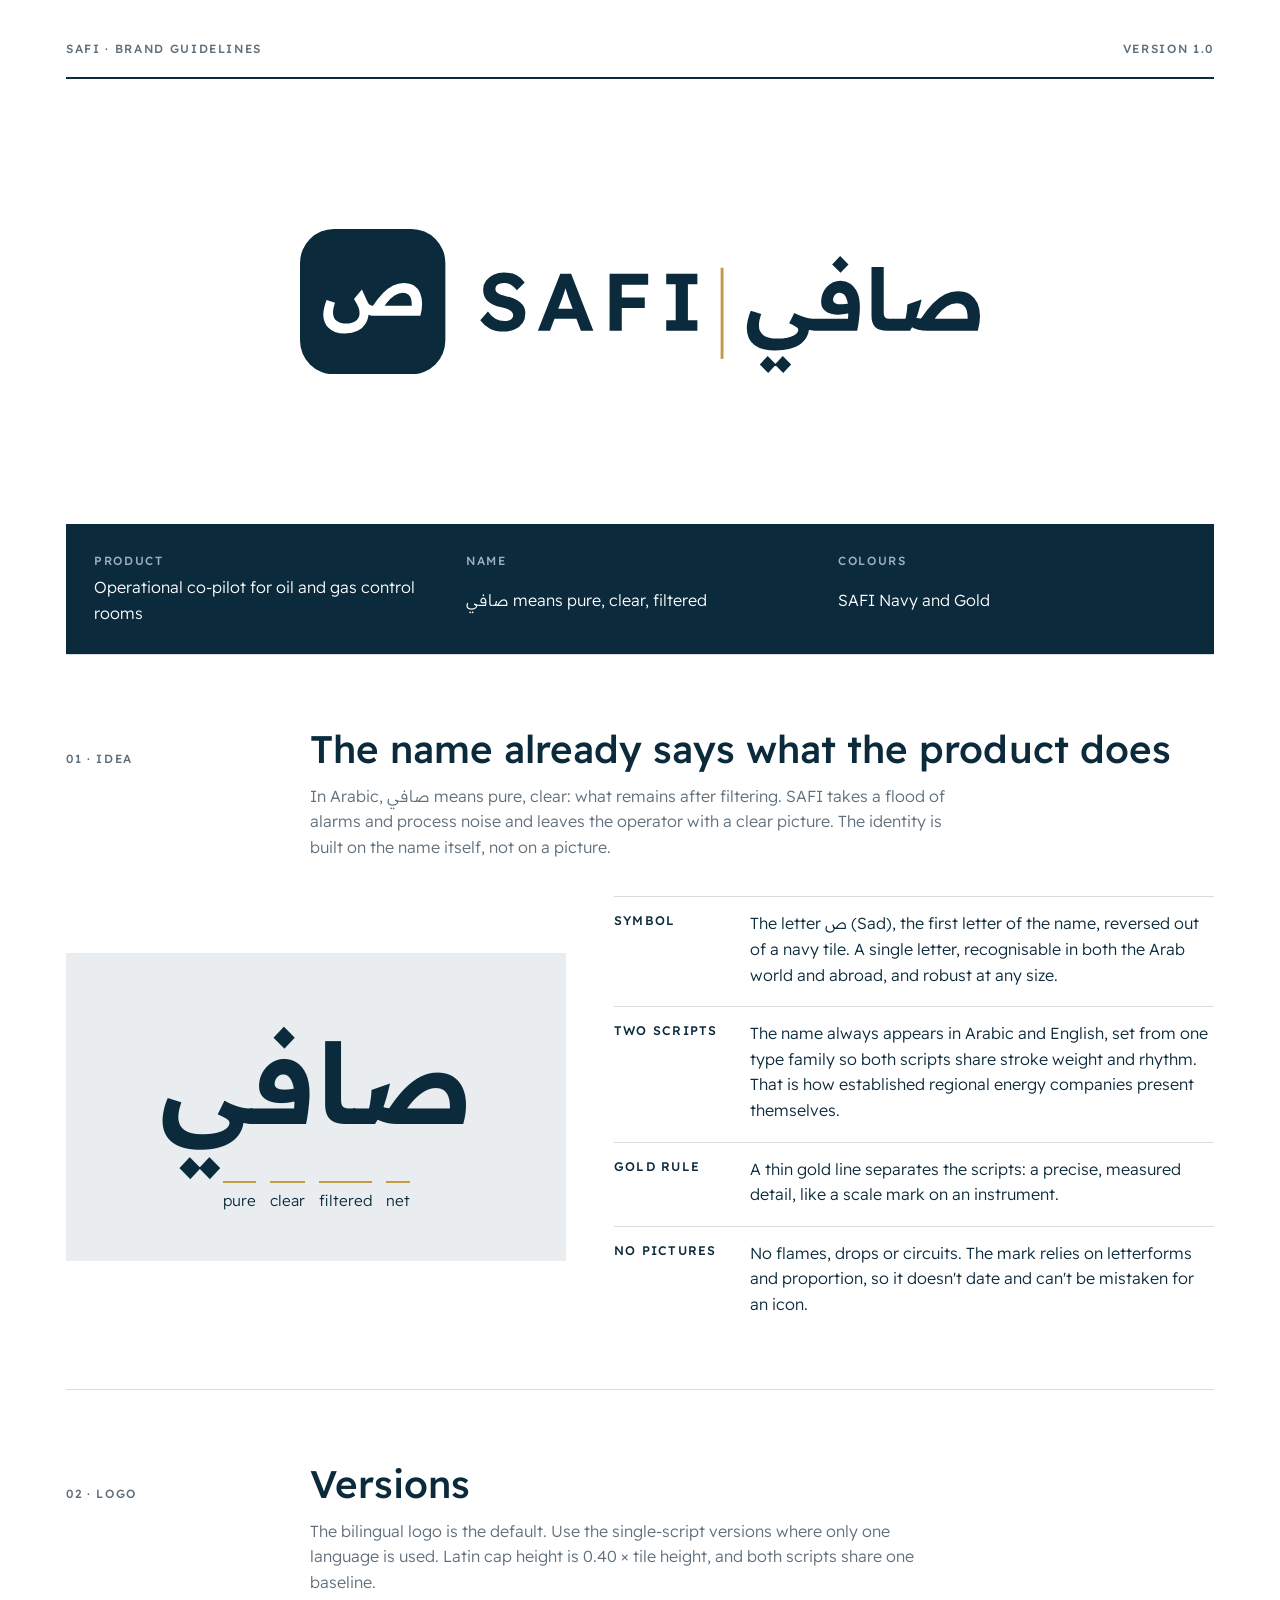
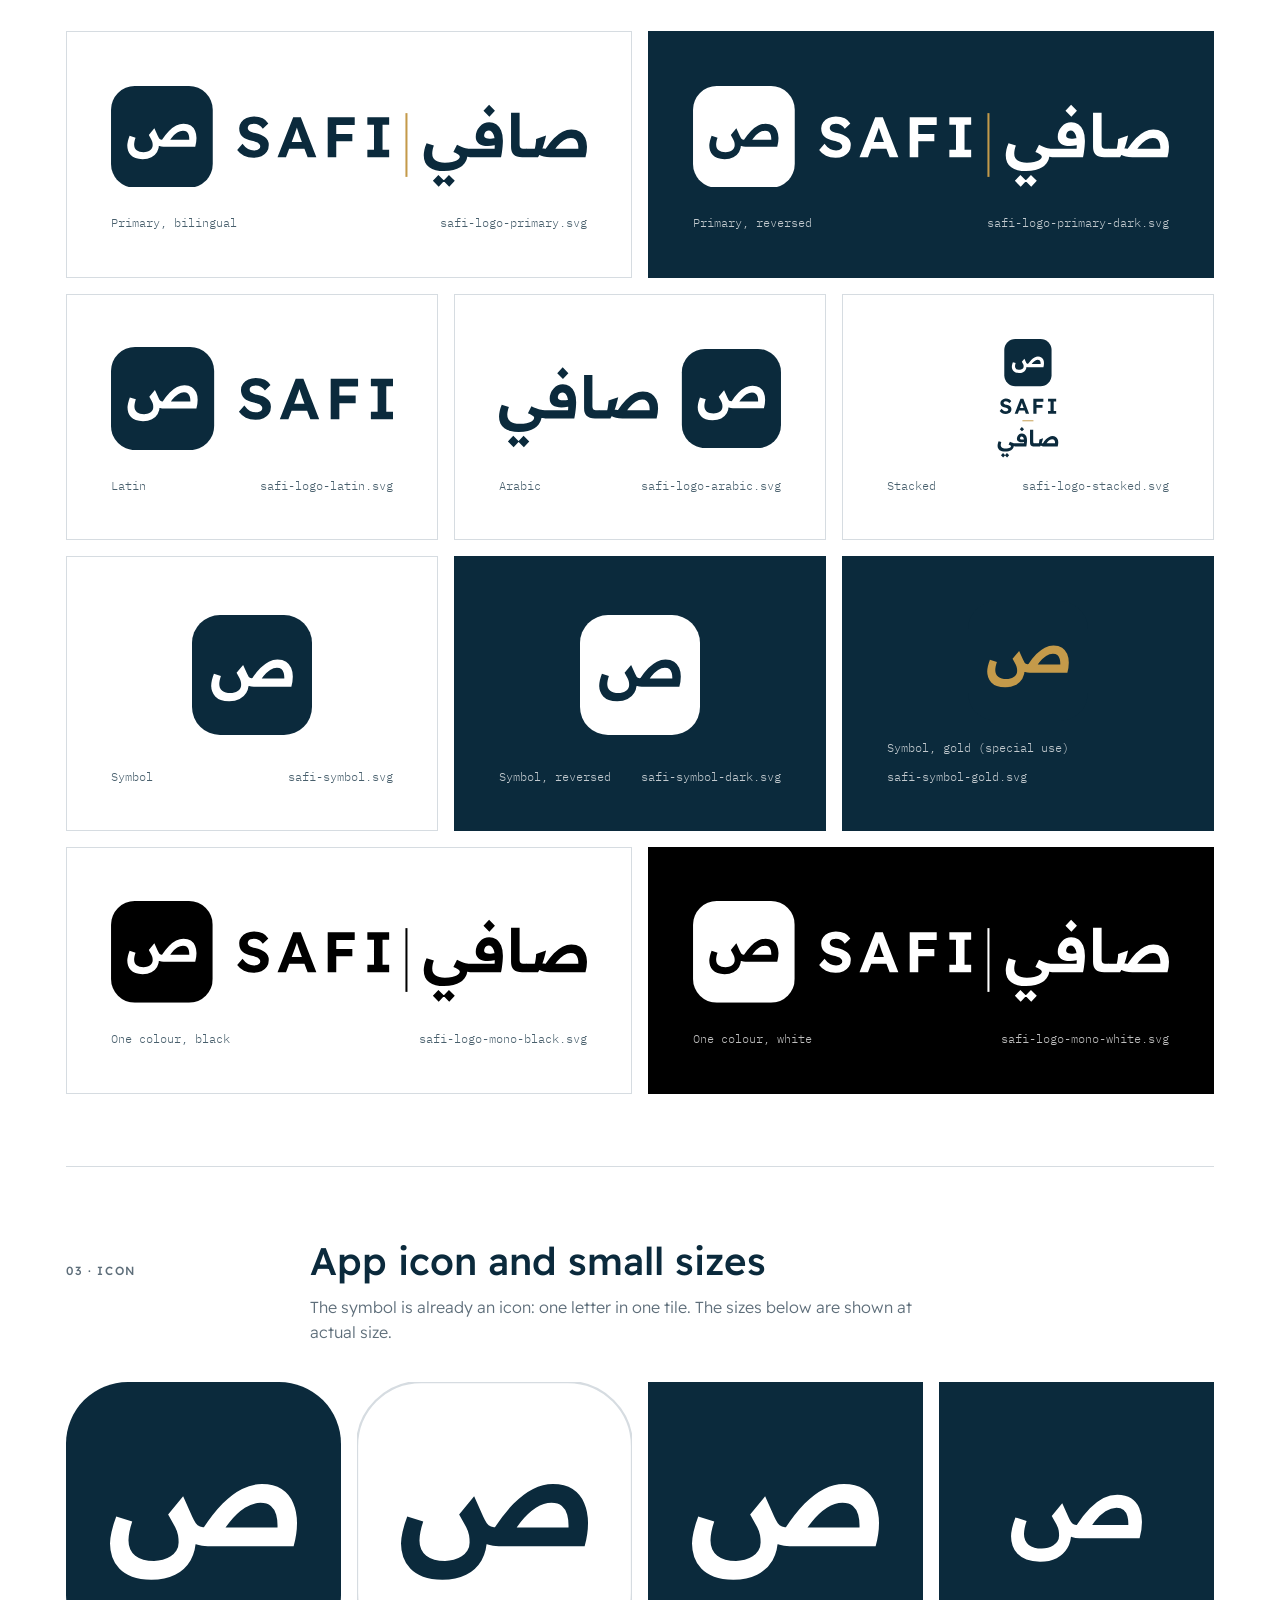
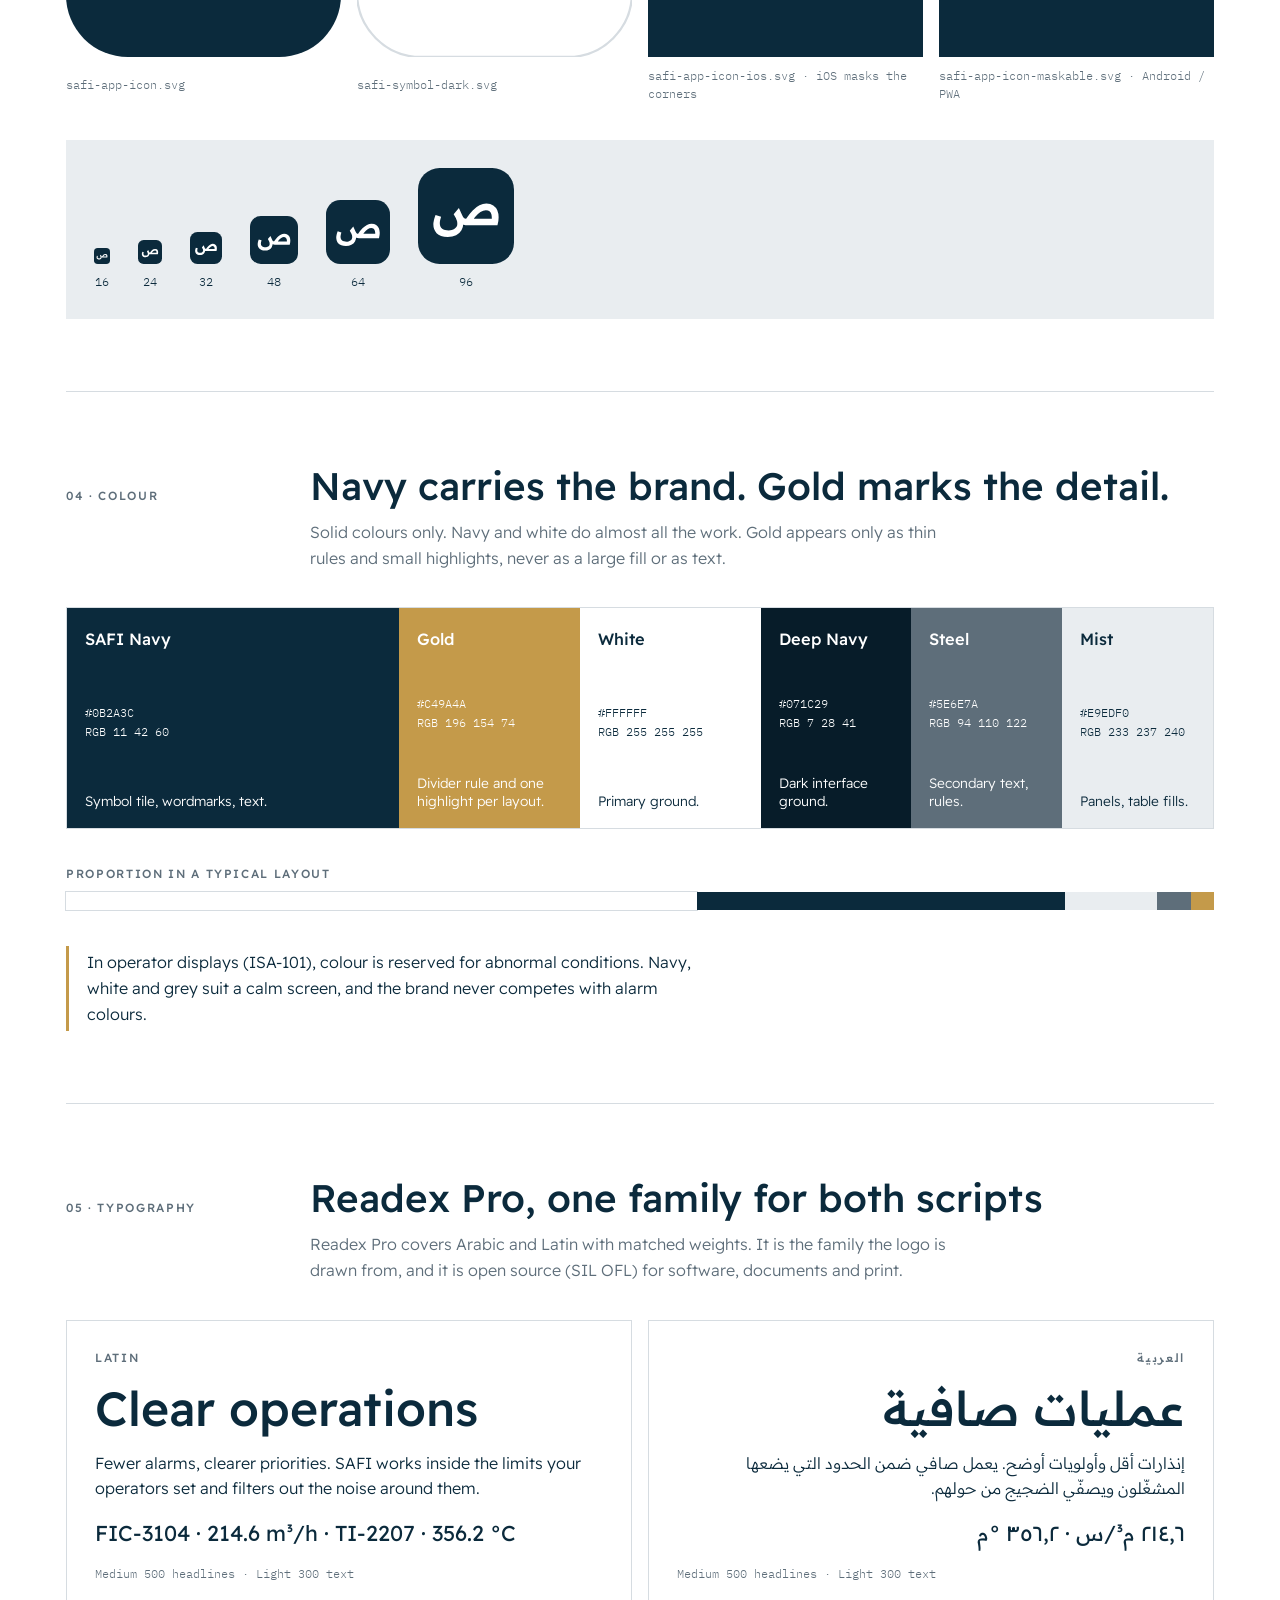
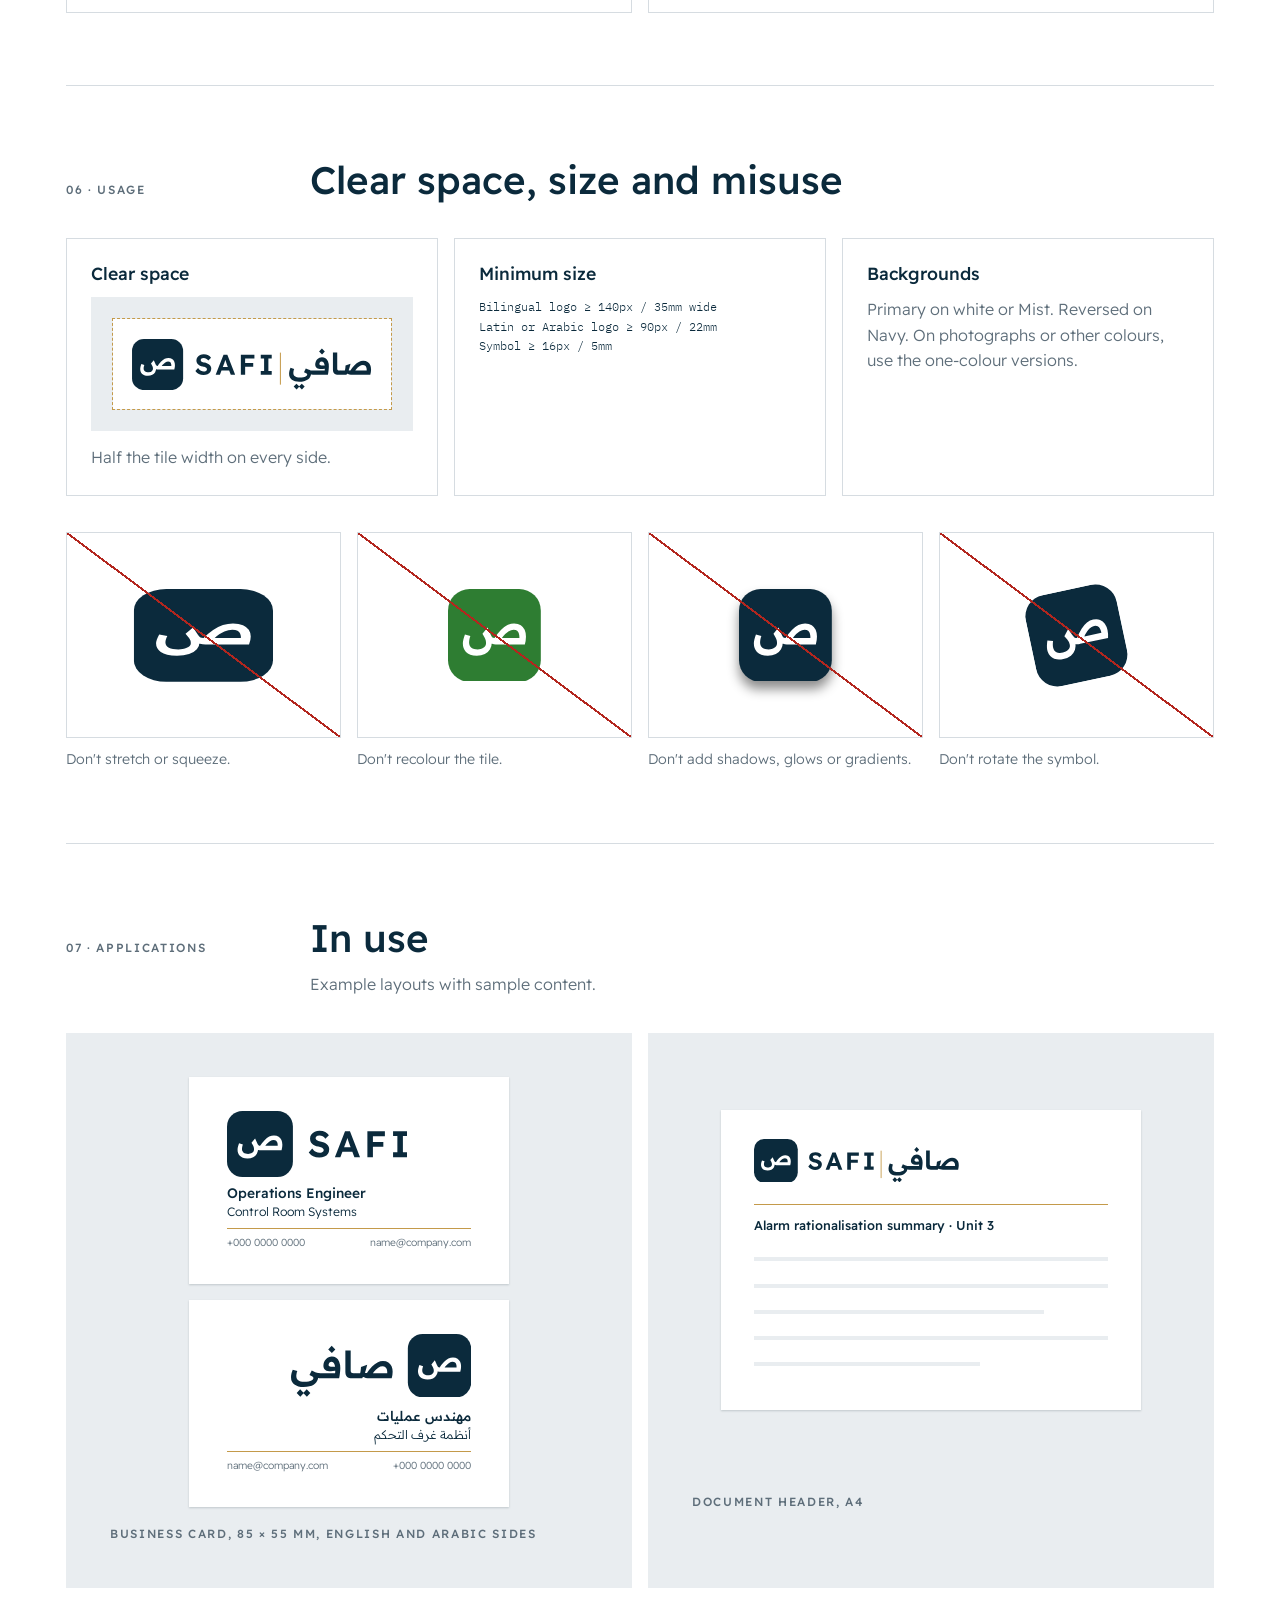
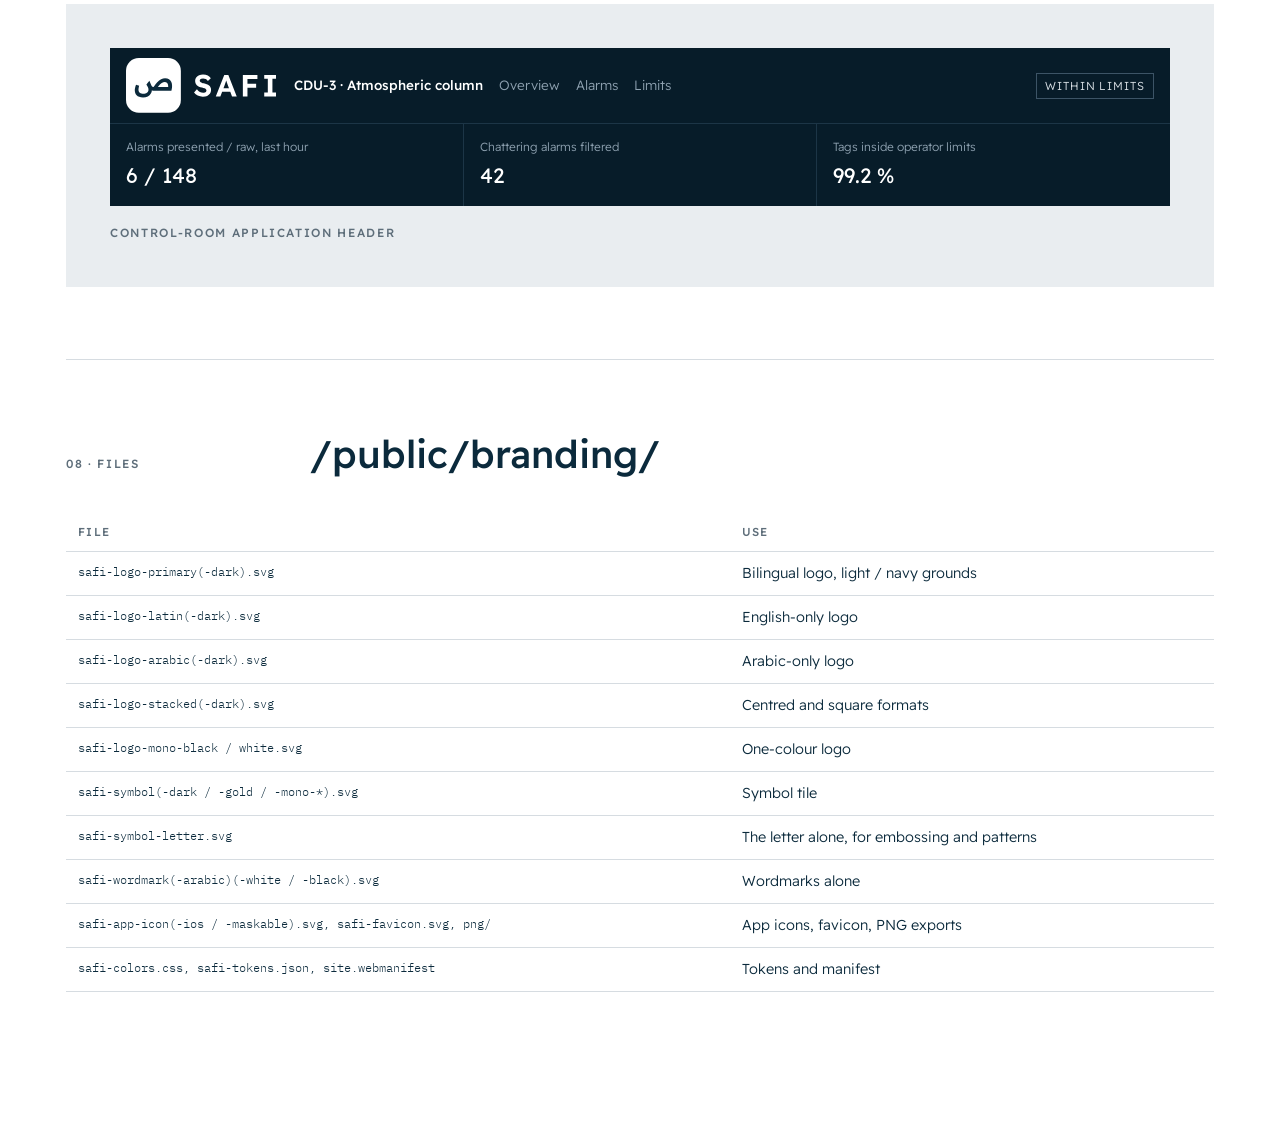
<file: public/branding/brand-guide.html>
<!doctype html>
<html lang="en">
<head>
<meta charset="utf-8">
<meta name="viewport" content="width=device-width, initial-scale=1, viewport-fit=cover">
<link rel="icon" href="safi-favicon.svg" type="image/svg+xml">
<title>SAFI Brand Guidelines</title>
<meta name="claude:viewport-fit-sides" content="cover">
<link rel="preconnect" href="https://fonts.googleapis.com"><link rel="preconnect" href="https://fonts.gstatic.com" crossorigin><link rel="stylesheet" href="https://fonts.googleapis.com/css2?family=Readex+Pro:wght@300;400;500;600&family=IBM+Plex+Mono:wght@400;500&display=swap">
<style>
/* Layout: a bilingual corporate standards manual. White sheets, navy ink,
   gold used only as rules, as the identity uses it. */
:root { --navy: #0B2A3C; --gold: #C49A4A; --white: #FFFFFF; --deep: #071C29; --steel: #5E6E7A; --mist: #E9EDF0; --rule: #D6DCE1;
  --sans: "Readex Pro", "Segoe UI", Tahoma, sans-serif; --mono: "IBM Plex Mono", ui-monospace, Menlo, monospace; color-scheme: light; }
* { box-sizing: border-box; }
body { margin: 0; background: var(--white); color: var(--navy); font-family: var(--sans); font-size: 16px; line-height: 1.6; font-weight: 300; }
.wrap { max-width: 1180px; margin: 0 auto; padding-block: 0 72px; padding-left: max(16px, env(safe-area-inset-left, 0px)); padding-right: max(16px, env(safe-area-inset-right, 0px)); }
h2, h3 { margin: 0; font-weight: 500; line-height: 1.15; text-wrap: balance; }
h2 { font-size: clamp(1.6rem, 3.2vw, 2.4rem); }
h3 { font-size: 1.1rem; }
p { margin: 0; max-width: 64ch; }
b { font-weight: 500; }
svg { display: block; max-width: 100%; height: auto; }
.mono { font-family: var(--mono); font-size: .76rem; }
.k { font-weight: 500; font-size: .74rem; letter-spacing: .14em; text-transform: uppercase; color: var(--steel); }
.muted { color: var(--steel); }
.ar { font-family: var(--sans); }
section { padding-block: 72px; border-top: 1px solid var(--rule); display: grid; gap: 36px; }
.head { display: grid; grid-template-columns: 220px minmax(0, 1fr); gap: 24px; align-items: baseline; }
.head > div { display: grid; gap: 12px; }
.cover { padding-block: 40px 0; }
.cover-top { display: flex; justify-content: space-between; gap: 16px; flex-wrap: wrap; padding-bottom: 18px; border-bottom: 2px solid var(--navy); }
.cover-logo { padding-block: clamp(64px, 12vw, 150px); display: grid; place-items: center; }
.cover-logo svg { width: min(680px, 94%); }
.band { background: var(--navy); color: var(--white); display: grid; grid-template-columns: repeat(3, minmax(0, 1fr)); gap: 24px; padding: 28px; }
.band div { display: grid; gap: 4px; min-width: 0; }
.band .k { color: #9DB0BF; }
.idea { display: grid; grid-template-columns: minmax(0, 5fr) minmax(0, 6fr); gap: 48px; align-items: center; }
.word { display: grid; gap: 18px; justify-items: center; padding: 48px 24px; background: var(--mist); text-align: center; }
.word .big { font-size: clamp(4rem, 10vw, 7rem); font-weight: 600; line-height: 1.45; }
.word .gloss { display: flex; gap: 14px; flex-wrap: wrap; justify-content: center; font-size: .95rem; }
.word .gloss span { border-top: 2px solid var(--gold); padding-top: 6px; }
.list { margin: 0; padding: 0; list-style: none; display: grid; gap: 18px; }
.list li { display: grid; grid-template-columns: 120px minmax(0, 1fr); gap: 16px; border-top: 1px solid var(--rule); padding-top: 14px; }
.list b { text-transform: uppercase; letter-spacing: .1em; font-size: .78rem; }
.grid6 { display: grid; grid-template-columns: repeat(6, minmax(0, 1fr)); gap: 16px; }
.tile { display: grid; grid-template-rows: 1fr auto; gap: 18px; padding: clamp(24px, 4vw, 44px); min-width: 0; border: 1px solid var(--rule); }
.tile.navy { background: var(--navy); border-color: var(--navy); color: var(--white); }
.tile.black { background: #000; border-color: #000; color: #fff; }
.tile .art { display: grid; place-items: center; min-height: 120px; }
.tile .art svg { max-height: 120px; width: auto; max-width: 100%; }
.s6 { grid-column: span 6; } .s3 { grid-column: span 3; } .s2 { grid-column: span 2; }
.s6 .art svg { max-height: 96px; }
.tile .cap { display: flex; justify-content: space-between; gap: 10px; flex-wrap: wrap; font-family: var(--mono); font-size: .72rem; opacity: .75; }
.icons { display: grid; grid-template-columns: repeat(4, minmax(0, 1fr)); gap: 16px; }
.icons figure { margin: 0; display: grid; gap: 10px; }
.icons figcaption { font-family: var(--mono); font-size: .72rem; color: var(--steel); }
.ramp { display: flex; gap: 28px; align-items: end; flex-wrap: wrap; padding: 28px; background: var(--mist); }
.ramp figure { margin: 0; display: grid; gap: 8px; justify-items: center; }
.ramp div svg { width: 100%; height: 100%; }
.sws { display: grid; grid-template-columns: 2.2fr 1.2fr 1.2fr 1fr 1fr 1fr; border: 1px solid var(--rule); }
.sw { min-height: 220px; padding: 18px; display: grid; align-content: space-between; gap: 12px; min-width: 0; }
.sw b { font-size: 1.02rem; }
.sw .r { font-size: .85rem; line-height: 1.35; }
.ratio { display: flex; height: 18px; }
.note { border-left: 3px solid var(--gold); padding: 4px 0 4px 18px; }
.type { display: grid; grid-template-columns: minmax(0, 1fr) minmax(0, 1fr); gap: 16px; }
.spec { border: 1px solid var(--rule); padding: 28px; display: grid; gap: 14px; align-content: start; min-width: 0; }
.spec .h { font-size: clamp(2rem, 4.4vw, 3rem); font-weight: 500; line-height: 1.15; }
.vals { font-weight: 400; font-size: 1.35rem; font-variant-numeric: tabular-nums; }
.rules3 { display: grid; grid-template-columns: repeat(3, minmax(0, 1fr)); gap: 16px; }
.rule { border: 1px solid var(--rule); padding: 24px; display: grid; gap: 14px; align-content: start; min-width: 0; }
.cs { padding: 22px; background: var(--mist); } .cs-box { outline: 1px dashed var(--gold); padding: 7%; background: var(--white); }
.donts { display: grid; grid-template-columns: repeat(4, minmax(0, 1fr)); gap: 16px; }
.donts figure { margin: 0; display: grid; gap: 10px; }
.x { border: 1px solid var(--rule); aspect-ratio: 4/3; display: grid; place-items: center; overflow: hidden; position: relative; }
.x > div { width: 34%; }
.x::after { content: ""; position: absolute; inset: 0; background: linear-gradient(to top right, transparent calc(50% - 1px), #B3261E calc(50% - 1px), #B3261E calc(50% + 1px), transparent calc(50% + 1px)); }
.donts figcaption { font-size: .88rem; color: var(--steel); }
.apps { display: grid; grid-template-columns: minmax(0, 1fr) minmax(0, 1fr); gap: 16px; }
.app { background: var(--mist); padding: clamp(20px, 4vw, 44px); display: grid; gap: 18px; place-items: center; min-width: 0; }
.app .cap { justify-self: start; }
.cards { display: flex; gap: 16px; flex-wrap: wrap; justify-content: center; width: 100%; }
.card { width: min(100%, 320px); aspect-ratio: 85 / 55; background: var(--white); padding: 7% 8%; display: grid; grid-template-rows: auto 1fr auto; box-shadow: 0 1px 2px rgba(7,28,41,.18); }
.card .lg svg { width: 74%; }
.card .who { align-self: end; font-size: .76rem; line-height: 1.4; }
.card .who b { font-size: .86rem; }
.card .ct { font-size: .64rem; color: var(--steel); display: flex; justify-content: space-between; gap: 8px; border-top: 1px solid var(--gold); padding-top: 6px; margin-top: 8px; }
.card.back { background: var(--navy); place-items: center; grid-template-rows: 1fr; }
.card.back svg { width: 22%; }
.card.ar { direction: rtl; }
.letter { width: min(100%, 420px); aspect-ratio: 210 / 150; background: var(--white); box-shadow: 0 1px 2px rgba(7,28,41,.18); padding: 6% 7%; display: grid; grid-template-rows: auto auto 1fr; gap: 9%; }
.letter .lg svg { width: 58%; }
.letter h4 { margin: 0; font-size: .8rem; font-weight: 500; border-top: 1px solid var(--gold); padding-top: 10px; }
.letter .ln { display: grid; gap: 7px; }
.letter .ln i { display: block; height: 4px; background: var(--mist); }
.hmi { width: 100%; background: var(--deep); color: #DCE3E8; }
.hmi-bar { display: flex; align-items: center; gap: 18px; padding: 10px 16px; border-bottom: 1px solid #1C3546; flex-wrap: wrap; }
.hmi-bar .lg svg { width: 150px; }
.hmi-bar nav { display: flex; gap: 16px; font-size: .84rem; color: #8FA2B1; flex-wrap: wrap; }
.hmi-bar nav b { color: #fff; }
.hmi-bar .st { margin-left: auto; font-size: .72rem; letter-spacing: .08em; border: 1px solid #3C5466; padding: 3px 8px; }
.hmi-body { display: grid; grid-template-columns: repeat(3, minmax(0, 1fr)); gap: 1px; background: #1C3546; }
.hmi-body div { background: var(--deep); padding: 14px 16px; display: grid; gap: 2px; min-width: 0; }
.hmi-body span { font-size: .74rem; color: #8FA2B1; }
.hmi-body b { font-size: 1.3rem; font-weight: 400; color: #fff; font-variant-numeric: tabular-nums; }
.files { overflow-x: auto; }
table { width: 100%; min-width: 560px; border-collapse: collapse; font-size: .9rem; }
th, td { text-align: left; padding: 10px 12px; border-bottom: 1px solid var(--rule); vertical-align: top; }
th { font-weight: 500; letter-spacing: .12em; text-transform: uppercase; font-size: .72rem; color: var(--steel); }
td:first-child { font-family: var(--mono); font-size: .78rem; white-space: nowrap; }
@media (max-width: 900px) {
  .head, .idea, .type, .apps { grid-template-columns: minmax(0, 1fr); }
  .grid6 { grid-template-columns: minmax(0, 1fr); } .s6, .s3, .s2 { grid-column: auto; }
  .icons, .donts { grid-template-columns: repeat(2, minmax(0, 1fr)); }
  .sws { grid-template-columns: repeat(2, minmax(0, 1fr)); }
  .rules3, .band, .hmi-body { grid-template-columns: minmax(0, 1fr); }
  .list li { grid-template-columns: minmax(0, 1fr); gap: 4px; }
}
</style>
</head>
<body>

<div class="wrap">
  <header class="cover">
    <div class="cover-top"><span class="k">SAFI · Brand guidelines</span><span class="k">Version 1.0</span></div>
    <div class="cover-logo"><svg viewBox="0 0 561.41 120" role="img" aria-label="SAFI صافي"><rect x="0" y="0" width="120" height="120" rx="28.00" fill="#0B2A3C"/><path fill="#FFFFFF" transform="translate(17.86 71.67) scale(0.05914)" d="M753.7 0V-138.7H1258.7Q1260.3 -191.7 1249 -232.5Q1237.7 -273.3 1209.8 -297Q1182 -320.7 1133.3 -320.7Q1076.3 -320.7 1018.3 -283.3Q960.3 -246 904.5 -176.8Q848.7 -107.7 796.3 -11.3L711.7 -134Q783.3 -242.7 854.2 -314.8Q925 -387 997.2 -423.2Q1069.3 -459.3 1143.3 -459.3Q1232 -459.3 1289 -421.8Q1346 -384.3 1374 -319.7Q1402 -255 1402.5 -172.5Q1403 -90 1377.7 0ZM327.7 247.3Q243.7 247.3 185.3 225Q127 202.7 91.2 164.8Q55.3 127 39 79.3Q22.7 31.7 22.7 -19.7Q22.7 -56 34.3 -107.7Q46 -159.3 68.7 -219.3L186.7 -181.7Q172.7 -140 165.8 -105.2Q159 -70.3 159 -43.3Q159 -6 171.8 22.7Q184.7 51.3 209.2 70.5Q233.7 89.7 268.8 99.2Q304 108.7 348 108.7Q379.7 108.7 411.8 100.2Q444 91.7 470.3 74.5Q496.7 57.3 512.8 31.7Q529 6 529 -28.3Q529 -53.7 524.8 -80.5Q520.7 -107.3 500.7 -147L601.3 -192Q610.3 -181 623.2 -158.8Q636 -136.7 646.3 -110Q656.7 -83.3 656.7 -58.7Q656.7 35.7 616.7 104.3Q576.7 173 503.2 210.2Q429.7 247.3 327.7 247.3ZM743.7 0Q700.3 0 662.7 -12.7Q625 -25.3 594.5 -45.3Q564 -65.3 542.3 -88.5Q520.7 -111.7 509.3 -131.7L451.7 -234.7L562.3 -368L629.7 -217.7Q643.7 -187 655.7 -169.8Q667.7 -152.7 686.5 -145.7Q705.3 -138.7 737 -138.7H753.7V0Z"/><path fill="#0B2A3C" transform="translate(146.69 84.00) scale(0.06723)" d="M318 10Q220 10 150.5 -25.7Q81 -61.3 31.3 -128.7L125.3 -235Q174.3 -167 222.7 -142.7Q271 -118.3 327 -118.3Q357.7 -118.3 382.3 -127Q407 -135.7 421.3 -151.7Q435.7 -167.7 435.7 -189.3Q435.7 -205.3 428.7 -218.7Q421.7 -232 408.8 -242.3Q396 -252.7 378.2 -261.3Q360.3 -270 338 -276.2Q315.7 -282.3 290.3 -287Q233.7 -298.7 192 -317.7Q150.3 -336.7 122.3 -364Q94.3 -391.3 80.7 -426.5Q67 -461.7 67 -506Q67 -567.7 102 -614.3Q137 -661 195.2 -687.5Q253.3 -714 322.7 -714Q417.7 -714 479.5 -681.8Q541.3 -649.7 577.7 -591.7L481.7 -498Q451 -541 410.8 -563Q370.7 -585 325 -585Q292.7 -585 268.3 -576.3Q244 -567.7 230.8 -551.5Q217.7 -535.3 217.7 -513Q217.7 -495.3 226.7 -481.2Q235.7 -467 252.5 -456.5Q269.3 -446 293.3 -438.2Q317.3 -430.3 346.3 -425Q401.3 -413.7 445.3 -395.5Q489.3 -377.3 520.7 -351.3Q552 -325.3 568.8 -291.3Q585.7 -257.3 585.7 -214.7Q585.7 -144.3 552 -94Q518.3 -43.7 458 -16.8Q397.7 10 318 10ZM739.3 0 1014.3 -700H1147.7L1420.7 0H1267.7L1125.7 -377.3Q1120 -393.7 1111.5 -418.7Q1103 -443.7 1094 -472Q1085 -500.3 1077.3 -525.5Q1069.7 -550.7 1065.3 -567.3L1092.3 -568.3Q1086.3 -546 1078.8 -521.3Q1071.3 -496.7 1062.8 -471Q1054.3 -445.3 1045.7 -421.2Q1037 -397 1029 -374.7L888 0ZM867.3 -147.3 916.7 -268.7H1236L1287.3 -147.3ZM1619.7 0V-700H1769.7V0ZM1689 -278V-408H2052V-278ZM1689 -564.7V-700H2093.7V-564.7ZM2315.3 0V-129.3H2431.7V-570.7H2315.3V-700H2698V-570.7H2581.7V-129.3H2698V0Z"/><rect x="347.27" y="32.00" width="2.4" height="75.20" fill="#C49A4A"/><path fill="#0B2A3C" transform="translate(367.26 84.00) scale(0.07106)" d="M355.7 230Q281 230 219.8 214.7Q158.7 199.3 114.5 167.5Q70.3 135.7 46.5 86.2Q22.7 36.7 22.7 -31.7Q22.7 -68.7 33.7 -122.7Q44.7 -176.7 69.3 -232L190.7 -193.7Q177.3 -156 170.5 -123.5Q163.7 -91 163.7 -62Q163.7 -25 176.5 3.7Q189.3 32.3 215.7 52Q242 71.7 281.5 81.5Q321 91.3 374 91.3Q444.7 91.3 492 81.5Q539.3 71.7 567.8 56.2Q596.3 40.7 608.5 23.2Q620.7 5.7 620.7 -9.7Q620.7 -20.7 612.8 -30.5Q605 -40.3 582.3 -53.5Q559.7 -66.7 515 -86L574.7 -206.3Q632 -171.7 666.2 -148Q700.3 -124.3 717.8 -106.8Q735.3 -89.3 741.3 -73.3Q747.3 -57.3 747.3 -37.3Q747.3 -4.7 735.7 32.3Q724 69.3 697.5 104.3Q671 139.3 625.8 167.7Q580.7 196 514.3 213Q448 230 355.7 230ZM811 0Q796.3 0 769.3 -5Q742.3 -10 709.8 -20Q677.3 -30 644.2 -44.5Q611 -59 584 -78L574.7 -206.3Q619.7 -184.3 654.7 -170.7Q689.7 -157 716.8 -150.2Q744 -143.3 764.7 -141Q785.3 -138.7 801.7 -138.7H814.3V0ZM271 490.3 174 391.7 265.7 293.7 362.7 391.7ZM445.7 490.3 348.7 391.7 441 293.7 538 391.7ZM814 0V-138.7H1198.7Q1200 -156.3 1200.8 -170Q1201.7 -183.7 1202.2 -202.7Q1202.7 -221.7 1202.7 -253.3Q1202.7 -280.3 1197.3 -313Q1192 -345.7 1180.5 -375.2Q1169 -404.7 1149.7 -423.5Q1130.3 -442.3 1101.3 -442.3Q1078.3 -442.3 1060.8 -429.5Q1043.3 -416.7 1034.2 -397.7Q1025 -378.7 1025 -358.7Q1025 -341.3 1034.5 -330.2Q1044 -319 1063 -313.2Q1082 -307.3 1112 -307.3Q1138.7 -307.3 1162.5 -310.2Q1186.3 -313 1208.3 -317.7L1286.7 -238.3Q1245.3 -212.3 1193.2 -199.5Q1141 -186.7 1086.3 -186.7Q1038.7 -186.7 1001.5 -196.5Q964.3 -206.3 938.5 -225.2Q912.7 -244 899.3 -272.3Q886 -300.7 886 -337.3Q886 -389.3 904.3 -433.5Q922.7 -477.7 954.2 -510.8Q985.7 -544 1025.8 -562.5Q1066 -581 1109.3 -581Q1174.7 -581 1226 -546.3Q1277.3 -511.7 1307 -443.3Q1336.7 -375 1336.7 -273Q1336.7 -236.7 1332.3 -187.2Q1328 -137.7 1321 -88.2Q1314 -38.7 1305 0ZM814 -138.7H824V0H814Q784 0 784 -69.7Q784 -138.7 814 -138.7ZM1112 -672.7 1014.3 -770.7 1107.3 -869.3 1204.3 -770.7ZM1657 0Q1606.3 0 1571.2 -11Q1536 -22 1514 -43.8Q1492 -65.7 1481.8 -98.3Q1471.7 -131 1471.7 -174V-740H1613.7V-221.3Q1613.7 -199 1616.8 -183Q1620 -167 1628.3 -157.2Q1636.7 -147.3 1652.2 -143Q1667.7 -138.7 1693 -138.7H1731.7V0ZM2119.3 0V-138.7H2588.3Q2590 -191.7 2578.7 -232.5Q2567.3 -273.3 2539.5 -297Q2511.7 -320.7 2463 -320.7Q2406 -320.7 2348 -283.3Q2290 -246 2234.2 -176.8Q2178.3 -107.7 2126 -11.3L2043 -135Q2113.7 -243.3 2184.2 -315.2Q2254.7 -387 2326.8 -423.2Q2399 -459.3 2473 -459.3Q2561.7 -459.3 2618.7 -421.8Q2675.7 -384.3 2703.7 -319.7Q2731.7 -255 2732.2 -172.5Q2732.7 -90 2707.3 0ZM1732 0V-138.7H1865.3Q1870.7 -155 1875.7 -185.2Q1880.7 -215.3 1884.3 -247.7Q1888 -280 1888 -303.7L2053.7 -361.7Q2037 -290 2019.8 -229Q2002.7 -168 1979.3 -112.5Q1956 -57 1919.7 0ZM2124.3 0Q2060.3 0 2014.8 -12.3Q1969.3 -24.7 1937.5 -42.2Q1905.7 -59.7 1881.7 -76L1956.7 -164.7Q1972.7 -156.3 1993 -150.5Q2013.3 -144.7 2037.5 -141.7Q2061.7 -138.7 2088 -138.7H2127.3V0ZM1732 -138.7H1742V0H1732Q1702 0 1702 -69.7Q1702 -138.7 1732 -138.7Z"/></svg></div>
    <div class="band">
      <div><span class="k">Product</span><span>Operational co-pilot for oil and gas control rooms</span></div>
      <div><span class="k">Name</span><span><span class="ar" lang="ar">صافي</span> means pure, clear, filtered</span></div>
      <div><span class="k">Colours</span><span>SAFI Navy and Gold</span></div>
    </div>
  </header>

  <section>
    <div class="head"><span class="k">01 · Idea</span><div><h2>The name already says what the product does</h2><p class="muted">In Arabic, <span class="ar" lang="ar">صافي</span> means pure, clear: what remains after filtering. SAFI takes a flood of alarms and process noise and leaves the operator with a clear picture. The identity is built on the name itself, not on a picture.</p></div></div>
    <div class="idea">
      <div class="word"><span class="big ar" lang="ar">صافي</span><div class="gloss"><span>pure</span><span>clear</span><span>filtered</span><span>net</span></div></div>
      <ul class="list">
        <li><b>Symbol</b><p>The letter <span class="ar" lang="ar">ص</span> (Sad), the first letter of the name, reversed out of a navy tile. A single letter, recognisable in both the Arab world and abroad, and robust at any size.</p></li>
        <li><b>Two scripts</b><p>The name always appears in Arabic and English, set from one type family so both scripts share stroke weight and rhythm. That is how established regional energy companies present themselves.</p></li>
        <li><b>Gold rule</b><p>A thin gold line separates the scripts: a precise, measured detail, like a scale mark on an instrument.</p></li>
        <li><b>No pictures</b><p>No flames, drops or circuits. The mark relies on letterforms and proportion, so it doesn't date and can't be mistaken for an icon.</p></li>
      </ul>
    </div>
  </section>

  <section>
    <div class="head"><span class="k">02 · Logo</span><div><h2>Versions</h2><p class="muted">The bilingual logo is the default. Use the single-script versions where only one language is used. Latin cap height is 0.40 × tile height, and both scripts share one baseline.</p></div></div>
    <div class="grid6">
      <div class="tile  s3"><div class="art"><svg viewBox="0 0 561.41 120" role="img" aria-label="SAFI صافي"><rect x="0" y="0" width="120" height="120" rx="28.00" fill="#0B2A3C"/><path fill="#FFFFFF" transform="translate(17.86 71.67) scale(0.05914)" d="M753.7 0V-138.7H1258.7Q1260.3 -191.7 1249 -232.5Q1237.7 -273.3 1209.8 -297Q1182 -320.7 1133.3 -320.7Q1076.3 -320.7 1018.3 -283.3Q960.3 -246 904.5 -176.8Q848.7 -107.7 796.3 -11.3L711.7 -134Q783.3 -242.7 854.2 -314.8Q925 -387 997.2 -423.2Q1069.3 -459.3 1143.3 -459.3Q1232 -459.3 1289 -421.8Q1346 -384.3 1374 -319.7Q1402 -255 1402.5 -172.5Q1403 -90 1377.7 0ZM327.7 247.3Q243.7 247.3 185.3 225Q127 202.7 91.2 164.8Q55.3 127 39 79.3Q22.7 31.7 22.7 -19.7Q22.7 -56 34.3 -107.7Q46 -159.3 68.7 -219.3L186.7 -181.7Q172.7 -140 165.8 -105.2Q159 -70.3 159 -43.3Q159 -6 171.8 22.7Q184.7 51.3 209.2 70.5Q233.7 89.7 268.8 99.2Q304 108.7 348 108.7Q379.7 108.7 411.8 100.2Q444 91.7 470.3 74.5Q496.7 57.3 512.8 31.7Q529 6 529 -28.3Q529 -53.7 524.8 -80.5Q520.7 -107.3 500.7 -147L601.3 -192Q610.3 -181 623.2 -158.8Q636 -136.7 646.3 -110Q656.7 -83.3 656.7 -58.7Q656.7 35.7 616.7 104.3Q576.7 173 503.2 210.2Q429.7 247.3 327.7 247.3ZM743.7 0Q700.3 0 662.7 -12.7Q625 -25.3 594.5 -45.3Q564 -65.3 542.3 -88.5Q520.7 -111.7 509.3 -131.7L451.7 -234.7L562.3 -368L629.7 -217.7Q643.7 -187 655.7 -169.8Q667.7 -152.7 686.5 -145.7Q705.3 -138.7 737 -138.7H753.7V0Z"/><path fill="#0B2A3C" transform="translate(146.69 84.00) scale(0.06723)" d="M318 10Q220 10 150.5 -25.7Q81 -61.3 31.3 -128.7L125.3 -235Q174.3 -167 222.7 -142.7Q271 -118.3 327 -118.3Q357.7 -118.3 382.3 -127Q407 -135.7 421.3 -151.7Q435.7 -167.7 435.7 -189.3Q435.7 -205.3 428.7 -218.7Q421.7 -232 408.8 -242.3Q396 -252.7 378.2 -261.3Q360.3 -270 338 -276.2Q315.7 -282.3 290.3 -287Q233.7 -298.7 192 -317.7Q150.3 -336.7 122.3 -364Q94.3 -391.3 80.7 -426.5Q67 -461.7 67 -506Q67 -567.7 102 -614.3Q137 -661 195.2 -687.5Q253.3 -714 322.7 -714Q417.7 -714 479.5 -681.8Q541.3 -649.7 577.7 -591.7L481.7 -498Q451 -541 410.8 -563Q370.7 -585 325 -585Q292.7 -585 268.3 -576.3Q244 -567.7 230.8 -551.5Q217.7 -535.3 217.7 -513Q217.7 -495.3 226.7 -481.2Q235.7 -467 252.5 -456.5Q269.3 -446 293.3 -438.2Q317.3 -430.3 346.3 -425Q401.3 -413.7 445.3 -395.5Q489.3 -377.3 520.7 -351.3Q552 -325.3 568.8 -291.3Q585.7 -257.3 585.7 -214.7Q585.7 -144.3 552 -94Q518.3 -43.7 458 -16.8Q397.7 10 318 10ZM739.3 0 1014.3 -700H1147.7L1420.7 0H1267.7L1125.7 -377.3Q1120 -393.7 1111.5 -418.7Q1103 -443.7 1094 -472Q1085 -500.3 1077.3 -525.5Q1069.7 -550.7 1065.3 -567.3L1092.3 -568.3Q1086.3 -546 1078.8 -521.3Q1071.3 -496.7 1062.8 -471Q1054.3 -445.3 1045.7 -421.2Q1037 -397 1029 -374.7L888 0ZM867.3 -147.3 916.7 -268.7H1236L1287.3 -147.3ZM1619.7 0V-700H1769.7V0ZM1689 -278V-408H2052V-278ZM1689 -564.7V-700H2093.7V-564.7ZM2315.3 0V-129.3H2431.7V-570.7H2315.3V-700H2698V-570.7H2581.7V-129.3H2698V0Z"/><rect x="347.27" y="32.00" width="2.4" height="75.20" fill="#C49A4A"/><path fill="#0B2A3C" transform="translate(367.26 84.00) scale(0.07106)" d="M355.7 230Q281 230 219.8 214.7Q158.7 199.3 114.5 167.5Q70.3 135.7 46.5 86.2Q22.7 36.7 22.7 -31.7Q22.7 -68.7 33.7 -122.7Q44.7 -176.7 69.3 -232L190.7 -193.7Q177.3 -156 170.5 -123.5Q163.7 -91 163.7 -62Q163.7 -25 176.5 3.7Q189.3 32.3 215.7 52Q242 71.7 281.5 81.5Q321 91.3 374 91.3Q444.7 91.3 492 81.5Q539.3 71.7 567.8 56.2Q596.3 40.7 608.5 23.2Q620.7 5.7 620.7 -9.7Q620.7 -20.7 612.8 -30.5Q605 -40.3 582.3 -53.5Q559.7 -66.7 515 -86L574.7 -206.3Q632 -171.7 666.2 -148Q700.3 -124.3 717.8 -106.8Q735.3 -89.3 741.3 -73.3Q747.3 -57.3 747.3 -37.3Q747.3 -4.7 735.7 32.3Q724 69.3 697.5 104.3Q671 139.3 625.8 167.7Q580.7 196 514.3 213Q448 230 355.7 230ZM811 0Q796.3 0 769.3 -5Q742.3 -10 709.8 -20Q677.3 -30 644.2 -44.5Q611 -59 584 -78L574.7 -206.3Q619.7 -184.3 654.7 -170.7Q689.7 -157 716.8 -150.2Q744 -143.3 764.7 -141Q785.3 -138.7 801.7 -138.7H814.3V0ZM271 490.3 174 391.7 265.7 293.7 362.7 391.7ZM445.7 490.3 348.7 391.7 441 293.7 538 391.7ZM814 0V-138.7H1198.7Q1200 -156.3 1200.8 -170Q1201.7 -183.7 1202.2 -202.7Q1202.7 -221.7 1202.7 -253.3Q1202.7 -280.3 1197.3 -313Q1192 -345.7 1180.5 -375.2Q1169 -404.7 1149.7 -423.5Q1130.3 -442.3 1101.3 -442.3Q1078.3 -442.3 1060.8 -429.5Q1043.3 -416.7 1034.2 -397.7Q1025 -378.7 1025 -358.7Q1025 -341.3 1034.5 -330.2Q1044 -319 1063 -313.2Q1082 -307.3 1112 -307.3Q1138.7 -307.3 1162.5 -310.2Q1186.3 -313 1208.3 -317.7L1286.7 -238.3Q1245.3 -212.3 1193.2 -199.5Q1141 -186.7 1086.3 -186.7Q1038.7 -186.7 1001.5 -196.5Q964.3 -206.3 938.5 -225.2Q912.7 -244 899.3 -272.3Q886 -300.7 886 -337.3Q886 -389.3 904.3 -433.5Q922.7 -477.7 954.2 -510.8Q985.7 -544 1025.8 -562.5Q1066 -581 1109.3 -581Q1174.7 -581 1226 -546.3Q1277.3 -511.7 1307 -443.3Q1336.7 -375 1336.7 -273Q1336.7 -236.7 1332.3 -187.2Q1328 -137.7 1321 -88.2Q1314 -38.7 1305 0ZM814 -138.7H824V0H814Q784 0 784 -69.7Q784 -138.7 814 -138.7ZM1112 -672.7 1014.3 -770.7 1107.3 -869.3 1204.3 -770.7ZM1657 0Q1606.3 0 1571.2 -11Q1536 -22 1514 -43.8Q1492 -65.7 1481.8 -98.3Q1471.7 -131 1471.7 -174V-740H1613.7V-221.3Q1613.7 -199 1616.8 -183Q1620 -167 1628.3 -157.2Q1636.7 -147.3 1652.2 -143Q1667.7 -138.7 1693 -138.7H1731.7V0ZM2119.3 0V-138.7H2588.3Q2590 -191.7 2578.7 -232.5Q2567.3 -273.3 2539.5 -297Q2511.7 -320.7 2463 -320.7Q2406 -320.7 2348 -283.3Q2290 -246 2234.2 -176.8Q2178.3 -107.7 2126 -11.3L2043 -135Q2113.7 -243.3 2184.2 -315.2Q2254.7 -387 2326.8 -423.2Q2399 -459.3 2473 -459.3Q2561.7 -459.3 2618.7 -421.8Q2675.7 -384.3 2703.7 -319.7Q2731.7 -255 2732.2 -172.5Q2732.7 -90 2707.3 0ZM1732 0V-138.7H1865.3Q1870.7 -155 1875.7 -185.2Q1880.7 -215.3 1884.3 -247.7Q1888 -280 1888 -303.7L2053.7 -361.7Q2037 -290 2019.8 -229Q2002.7 -168 1979.3 -112.5Q1956 -57 1919.7 0ZM2124.3 0Q2060.3 0 2014.8 -12.3Q1969.3 -24.7 1937.5 -42.2Q1905.7 -59.7 1881.7 -76L1956.7 -164.7Q1972.7 -156.3 1993 -150.5Q2013.3 -144.7 2037.5 -141.7Q2061.7 -138.7 2088 -138.7H2127.3V0ZM1732 -138.7H1742V0H1732Q1702 0 1702 -69.7Q1702 -138.7 1732 -138.7Z"/></svg></div><div class="cap"><span>Primary, bilingual</span><span>safi-logo-primary.svg</span></div></div>
      <div class="tile navy s3"><div class="art"><svg viewBox="0 0 561.41 120" role="img" aria-label="SAFI صافي"><rect x="0" y="0" width="120" height="120" rx="28.00" fill="#FFFFFF"/><path fill="#0B2A3C" transform="translate(17.86 71.67) scale(0.05914)" d="M753.7 0V-138.7H1258.7Q1260.3 -191.7 1249 -232.5Q1237.7 -273.3 1209.8 -297Q1182 -320.7 1133.3 -320.7Q1076.3 -320.7 1018.3 -283.3Q960.3 -246 904.5 -176.8Q848.7 -107.7 796.3 -11.3L711.7 -134Q783.3 -242.7 854.2 -314.8Q925 -387 997.2 -423.2Q1069.3 -459.3 1143.3 -459.3Q1232 -459.3 1289 -421.8Q1346 -384.3 1374 -319.7Q1402 -255 1402.5 -172.5Q1403 -90 1377.7 0ZM327.7 247.3Q243.7 247.3 185.3 225Q127 202.7 91.2 164.8Q55.3 127 39 79.3Q22.7 31.7 22.7 -19.7Q22.7 -56 34.3 -107.7Q46 -159.3 68.7 -219.3L186.7 -181.7Q172.7 -140 165.8 -105.2Q159 -70.3 159 -43.3Q159 -6 171.8 22.7Q184.7 51.3 209.2 70.5Q233.7 89.7 268.8 99.2Q304 108.7 348 108.7Q379.7 108.7 411.8 100.2Q444 91.7 470.3 74.5Q496.7 57.3 512.8 31.7Q529 6 529 -28.3Q529 -53.7 524.8 -80.5Q520.7 -107.3 500.7 -147L601.3 -192Q610.3 -181 623.2 -158.8Q636 -136.7 646.3 -110Q656.7 -83.3 656.7 -58.7Q656.7 35.7 616.7 104.3Q576.7 173 503.2 210.2Q429.7 247.3 327.7 247.3ZM743.7 0Q700.3 0 662.7 -12.7Q625 -25.3 594.5 -45.3Q564 -65.3 542.3 -88.5Q520.7 -111.7 509.3 -131.7L451.7 -234.7L562.3 -368L629.7 -217.7Q643.7 -187 655.7 -169.8Q667.7 -152.7 686.5 -145.7Q705.3 -138.7 737 -138.7H753.7V0Z"/><path fill="#FFFFFF" transform="translate(146.69 84.00) scale(0.06723)" d="M318 10Q220 10 150.5 -25.7Q81 -61.3 31.3 -128.7L125.3 -235Q174.3 -167 222.7 -142.7Q271 -118.3 327 -118.3Q357.7 -118.3 382.3 -127Q407 -135.7 421.3 -151.7Q435.7 -167.7 435.7 -189.3Q435.7 -205.3 428.7 -218.7Q421.7 -232 408.8 -242.3Q396 -252.7 378.2 -261.3Q360.3 -270 338 -276.2Q315.7 -282.3 290.3 -287Q233.7 -298.7 192 -317.7Q150.3 -336.7 122.3 -364Q94.3 -391.3 80.7 -426.5Q67 -461.7 67 -506Q67 -567.7 102 -614.3Q137 -661 195.2 -687.5Q253.3 -714 322.7 -714Q417.7 -714 479.5 -681.8Q541.3 -649.7 577.7 -591.7L481.7 -498Q451 -541 410.8 -563Q370.7 -585 325 -585Q292.7 -585 268.3 -576.3Q244 -567.7 230.8 -551.5Q217.7 -535.3 217.7 -513Q217.7 -495.3 226.7 -481.2Q235.7 -467 252.5 -456.5Q269.3 -446 293.3 -438.2Q317.3 -430.3 346.3 -425Q401.3 -413.7 445.3 -395.5Q489.3 -377.3 520.7 -351.3Q552 -325.3 568.8 -291.3Q585.7 -257.3 585.7 -214.7Q585.7 -144.3 552 -94Q518.3 -43.7 458 -16.8Q397.7 10 318 10ZM739.3 0 1014.3 -700H1147.7L1420.7 0H1267.7L1125.7 -377.3Q1120 -393.7 1111.5 -418.7Q1103 -443.7 1094 -472Q1085 -500.3 1077.3 -525.5Q1069.7 -550.7 1065.3 -567.3L1092.3 -568.3Q1086.3 -546 1078.8 -521.3Q1071.3 -496.7 1062.8 -471Q1054.3 -445.3 1045.7 -421.2Q1037 -397 1029 -374.7L888 0ZM867.3 -147.3 916.7 -268.7H1236L1287.3 -147.3ZM1619.7 0V-700H1769.7V0ZM1689 -278V-408H2052V-278ZM1689 -564.7V-700H2093.7V-564.7ZM2315.3 0V-129.3H2431.7V-570.7H2315.3V-700H2698V-570.7H2581.7V-129.3H2698V0Z"/><rect x="347.27" y="32.00" width="2.4" height="75.20" fill="#C49A4A"/><path fill="#FFFFFF" transform="translate(367.26 84.00) scale(0.07106)" d="M355.7 230Q281 230 219.8 214.7Q158.7 199.3 114.5 167.5Q70.3 135.7 46.5 86.2Q22.7 36.7 22.7 -31.7Q22.7 -68.7 33.7 -122.7Q44.7 -176.7 69.3 -232L190.7 -193.7Q177.3 -156 170.5 -123.5Q163.7 -91 163.7 -62Q163.7 -25 176.5 3.7Q189.3 32.3 215.7 52Q242 71.7 281.5 81.5Q321 91.3 374 91.3Q444.7 91.3 492 81.5Q539.3 71.7 567.8 56.2Q596.3 40.7 608.5 23.2Q620.7 5.7 620.7 -9.7Q620.7 -20.7 612.8 -30.5Q605 -40.3 582.3 -53.5Q559.7 -66.7 515 -86L574.7 -206.3Q632 -171.7 666.2 -148Q700.3 -124.3 717.8 -106.8Q735.3 -89.3 741.3 -73.3Q747.3 -57.3 747.3 -37.3Q747.3 -4.7 735.7 32.3Q724 69.3 697.5 104.3Q671 139.3 625.8 167.7Q580.7 196 514.3 213Q448 230 355.7 230ZM811 0Q796.3 0 769.3 -5Q742.3 -10 709.8 -20Q677.3 -30 644.2 -44.5Q611 -59 584 -78L574.7 -206.3Q619.7 -184.3 654.7 -170.7Q689.7 -157 716.8 -150.2Q744 -143.3 764.7 -141Q785.3 -138.7 801.7 -138.7H814.3V0ZM271 490.3 174 391.7 265.7 293.7 362.7 391.7ZM445.7 490.3 348.7 391.7 441 293.7 538 391.7ZM814 0V-138.7H1198.7Q1200 -156.3 1200.8 -170Q1201.7 -183.7 1202.2 -202.7Q1202.7 -221.7 1202.7 -253.3Q1202.7 -280.3 1197.3 -313Q1192 -345.7 1180.5 -375.2Q1169 -404.7 1149.7 -423.5Q1130.3 -442.3 1101.3 -442.3Q1078.3 -442.3 1060.8 -429.5Q1043.3 -416.7 1034.2 -397.7Q1025 -378.7 1025 -358.7Q1025 -341.3 1034.5 -330.2Q1044 -319 1063 -313.2Q1082 -307.3 1112 -307.3Q1138.7 -307.3 1162.5 -310.2Q1186.3 -313 1208.3 -317.7L1286.7 -238.3Q1245.3 -212.3 1193.2 -199.5Q1141 -186.7 1086.3 -186.7Q1038.7 -186.7 1001.5 -196.5Q964.3 -206.3 938.5 -225.2Q912.7 -244 899.3 -272.3Q886 -300.7 886 -337.3Q886 -389.3 904.3 -433.5Q922.7 -477.7 954.2 -510.8Q985.7 -544 1025.8 -562.5Q1066 -581 1109.3 -581Q1174.7 -581 1226 -546.3Q1277.3 -511.7 1307 -443.3Q1336.7 -375 1336.7 -273Q1336.7 -236.7 1332.3 -187.2Q1328 -137.7 1321 -88.2Q1314 -38.7 1305 0ZM814 -138.7H824V0H814Q784 0 784 -69.7Q784 -138.7 814 -138.7ZM1112 -672.7 1014.3 -770.7 1107.3 -869.3 1204.3 -770.7ZM1657 0Q1606.3 0 1571.2 -11Q1536 -22 1514 -43.8Q1492 -65.7 1481.8 -98.3Q1471.7 -131 1471.7 -174V-740H1613.7V-221.3Q1613.7 -199 1616.8 -183Q1620 -167 1628.3 -157.2Q1636.7 -147.3 1652.2 -143Q1667.7 -138.7 1693 -138.7H1731.7V0ZM2119.3 0V-138.7H2588.3Q2590 -191.7 2578.7 -232.5Q2567.3 -273.3 2539.5 -297Q2511.7 -320.7 2463 -320.7Q2406 -320.7 2348 -283.3Q2290 -246 2234.2 -176.8Q2178.3 -107.7 2126 -11.3L2043 -135Q2113.7 -243.3 2184.2 -315.2Q2254.7 -387 2326.8 -423.2Q2399 -459.3 2473 -459.3Q2561.7 -459.3 2618.7 -421.8Q2675.7 -384.3 2703.7 -319.7Q2731.7 -255 2732.2 -172.5Q2732.7 -90 2707.3 0ZM1732 0V-138.7H1865.3Q1870.7 -155 1875.7 -185.2Q1880.7 -215.3 1884.3 -247.7Q1888 -280 1888 -303.7L2053.7 -361.7Q2037 -290 2019.8 -229Q2002.7 -168 1979.3 -112.5Q1956 -57 1919.7 0ZM2124.3 0Q2060.3 0 2014.8 -12.3Q1969.3 -24.7 1937.5 -42.2Q1905.7 -59.7 1881.7 -76L1956.7 -164.7Q1972.7 -156.3 1993 -150.5Q2013.3 -144.7 2037.5 -141.7Q2061.7 -138.7 2088 -138.7H2127.3V0ZM1732 -138.7H1742V0H1732Q1702 0 1702 -69.7Q1702 -138.7 1732 -138.7Z"/></svg></div><div class="cap"><span>Primary, reversed</span><span>safi-logo-primary-dark.svg</span></div></div>
      <div class="tile  s2"><div class="art"><svg viewBox="0 0 328.07 120" role="img" aria-label="SAFI"><rect x="0" y="0" width="120" height="120" rx="28.00" fill="#0B2A3C"/><path fill="#FFFFFF" transform="translate(17.86 71.67) scale(0.05914)" d="M753.7 0V-138.7H1258.7Q1260.3 -191.7 1249 -232.5Q1237.7 -273.3 1209.8 -297Q1182 -320.7 1133.3 -320.7Q1076.3 -320.7 1018.3 -283.3Q960.3 -246 904.5 -176.8Q848.7 -107.7 796.3 -11.3L711.7 -134Q783.3 -242.7 854.2 -314.8Q925 -387 997.2 -423.2Q1069.3 -459.3 1143.3 -459.3Q1232 -459.3 1289 -421.8Q1346 -384.3 1374 -319.7Q1402 -255 1402.5 -172.5Q1403 -90 1377.7 0ZM327.7 247.3Q243.7 247.3 185.3 225Q127 202.7 91.2 164.8Q55.3 127 39 79.3Q22.7 31.7 22.7 -19.7Q22.7 -56 34.3 -107.7Q46 -159.3 68.7 -219.3L186.7 -181.7Q172.7 -140 165.8 -105.2Q159 -70.3 159 -43.3Q159 -6 171.8 22.7Q184.7 51.3 209.2 70.5Q233.7 89.7 268.8 99.2Q304 108.7 348 108.7Q379.7 108.7 411.8 100.2Q444 91.7 470.3 74.5Q496.7 57.3 512.8 31.7Q529 6 529 -28.3Q529 -53.7 524.8 -80.5Q520.7 -107.3 500.7 -147L601.3 -192Q610.3 -181 623.2 -158.8Q636 -136.7 646.3 -110Q656.7 -83.3 656.7 -58.7Q656.7 35.7 616.7 104.3Q576.7 173 503.2 210.2Q429.7 247.3 327.7 247.3ZM743.7 0Q700.3 0 662.7 -12.7Q625 -25.3 594.5 -45.3Q564 -65.3 542.3 -88.5Q520.7 -111.7 509.3 -131.7L451.7 -234.7L562.3 -368L629.7 -217.7Q643.7 -187 655.7 -169.8Q667.7 -152.7 686.5 -145.7Q705.3 -138.7 737 -138.7H753.7V0Z"/><path fill="#0B2A3C" transform="translate(146.69 84.00) scale(0.06723)" d="M318 10Q220 10 150.5 -25.7Q81 -61.3 31.3 -128.7L125.3 -235Q174.3 -167 222.7 -142.7Q271 -118.3 327 -118.3Q357.7 -118.3 382.3 -127Q407 -135.7 421.3 -151.7Q435.7 -167.7 435.7 -189.3Q435.7 -205.3 428.7 -218.7Q421.7 -232 408.8 -242.3Q396 -252.7 378.2 -261.3Q360.3 -270 338 -276.2Q315.7 -282.3 290.3 -287Q233.7 -298.7 192 -317.7Q150.3 -336.7 122.3 -364Q94.3 -391.3 80.7 -426.5Q67 -461.7 67 -506Q67 -567.7 102 -614.3Q137 -661 195.2 -687.5Q253.3 -714 322.7 -714Q417.7 -714 479.5 -681.8Q541.3 -649.7 577.7 -591.7L481.7 -498Q451 -541 410.8 -563Q370.7 -585 325 -585Q292.7 -585 268.3 -576.3Q244 -567.7 230.8 -551.5Q217.7 -535.3 217.7 -513Q217.7 -495.3 226.7 -481.2Q235.7 -467 252.5 -456.5Q269.3 -446 293.3 -438.2Q317.3 -430.3 346.3 -425Q401.3 -413.7 445.3 -395.5Q489.3 -377.3 520.7 -351.3Q552 -325.3 568.8 -291.3Q585.7 -257.3 585.7 -214.7Q585.7 -144.3 552 -94Q518.3 -43.7 458 -16.8Q397.7 10 318 10ZM739.3 0 1014.3 -700H1147.7L1420.7 0H1267.7L1125.7 -377.3Q1120 -393.7 1111.5 -418.7Q1103 -443.7 1094 -472Q1085 -500.3 1077.3 -525.5Q1069.7 -550.7 1065.3 -567.3L1092.3 -568.3Q1086.3 -546 1078.8 -521.3Q1071.3 -496.7 1062.8 -471Q1054.3 -445.3 1045.7 -421.2Q1037 -397 1029 -374.7L888 0ZM867.3 -147.3 916.7 -268.7H1236L1287.3 -147.3ZM1619.7 0V-700H1769.7V0ZM1689 -278V-408H2052V-278ZM1689 -564.7V-700H2093.7V-564.7ZM2315.3 0V-129.3H2431.7V-570.7H2315.3V-700H2698V-570.7H2581.7V-129.3H2698V0Z"/></svg></div><div class="cap"><span>Latin</span><span>safi-logo-latin.svg</span></div></div>
      <div class="tile  s2"><div class="art"><svg viewBox="0 0 341.34 120" role="img" aria-label="صافي"><path fill="#0B2A3C" transform="translate(-1.61 84.00) scale(0.07106)" d="M355.7 230Q281 230 219.8 214.7Q158.7 199.3 114.5 167.5Q70.3 135.7 46.5 86.2Q22.7 36.7 22.7 -31.7Q22.7 -68.7 33.7 -122.7Q44.7 -176.7 69.3 -232L190.7 -193.7Q177.3 -156 170.5 -123.5Q163.7 -91 163.7 -62Q163.7 -25 176.5 3.7Q189.3 32.3 215.7 52Q242 71.7 281.5 81.5Q321 91.3 374 91.3Q444.7 91.3 492 81.5Q539.3 71.7 567.8 56.2Q596.3 40.7 608.5 23.2Q620.7 5.7 620.7 -9.7Q620.7 -20.7 612.8 -30.5Q605 -40.3 582.3 -53.5Q559.7 -66.7 515 -86L574.7 -206.3Q632 -171.7 666.2 -148Q700.3 -124.3 717.8 -106.8Q735.3 -89.3 741.3 -73.3Q747.3 -57.3 747.3 -37.3Q747.3 -4.7 735.7 32.3Q724 69.3 697.5 104.3Q671 139.3 625.8 167.7Q580.7 196 514.3 213Q448 230 355.7 230ZM811 0Q796.3 0 769.3 -5Q742.3 -10 709.8 -20Q677.3 -30 644.2 -44.5Q611 -59 584 -78L574.7 -206.3Q619.7 -184.3 654.7 -170.7Q689.7 -157 716.8 -150.2Q744 -143.3 764.7 -141Q785.3 -138.7 801.7 -138.7H814.3V0ZM271 490.3 174 391.7 265.7 293.7 362.7 391.7ZM445.7 490.3 348.7 391.7 441 293.7 538 391.7ZM814 0V-138.7H1198.7Q1200 -156.3 1200.8 -170Q1201.7 -183.7 1202.2 -202.7Q1202.7 -221.7 1202.7 -253.3Q1202.7 -280.3 1197.3 -313Q1192 -345.7 1180.5 -375.2Q1169 -404.7 1149.7 -423.5Q1130.3 -442.3 1101.3 -442.3Q1078.3 -442.3 1060.8 -429.5Q1043.3 -416.7 1034.2 -397.7Q1025 -378.7 1025 -358.7Q1025 -341.3 1034.5 -330.2Q1044 -319 1063 -313.2Q1082 -307.3 1112 -307.3Q1138.7 -307.3 1162.5 -310.2Q1186.3 -313 1208.3 -317.7L1286.7 -238.3Q1245.3 -212.3 1193.2 -199.5Q1141 -186.7 1086.3 -186.7Q1038.7 -186.7 1001.5 -196.5Q964.3 -206.3 938.5 -225.2Q912.7 -244 899.3 -272.3Q886 -300.7 886 -337.3Q886 -389.3 904.3 -433.5Q922.7 -477.7 954.2 -510.8Q985.7 -544 1025.8 -562.5Q1066 -581 1109.3 -581Q1174.7 -581 1226 -546.3Q1277.3 -511.7 1307 -443.3Q1336.7 -375 1336.7 -273Q1336.7 -236.7 1332.3 -187.2Q1328 -137.7 1321 -88.2Q1314 -38.7 1305 0ZM814 -138.7H824V0H814Q784 0 784 -69.7Q784 -138.7 814 -138.7ZM1112 -672.7 1014.3 -770.7 1107.3 -869.3 1204.3 -770.7ZM1657 0Q1606.3 0 1571.2 -11Q1536 -22 1514 -43.8Q1492 -65.7 1481.8 -98.3Q1471.7 -131 1471.7 -174V-740H1613.7V-221.3Q1613.7 -199 1616.8 -183Q1620 -167 1628.3 -157.2Q1636.7 -147.3 1652.2 -143Q1667.7 -138.7 1693 -138.7H1731.7V0ZM2119.3 0V-138.7H2588.3Q2590 -191.7 2578.7 -232.5Q2567.3 -273.3 2539.5 -297Q2511.7 -320.7 2463 -320.7Q2406 -320.7 2348 -283.3Q2290 -246 2234.2 -176.8Q2178.3 -107.7 2126 -11.3L2043 -135Q2113.7 -243.3 2184.2 -315.2Q2254.7 -387 2326.8 -423.2Q2399 -459.3 2473 -459.3Q2561.7 -459.3 2618.7 -421.8Q2675.7 -384.3 2703.7 -319.7Q2731.7 -255 2732.2 -172.5Q2732.7 -90 2707.3 0ZM1732 0V-138.7H1865.3Q1870.7 -155 1875.7 -185.2Q1880.7 -215.3 1884.3 -247.7Q1888 -280 1888 -303.7L2053.7 -361.7Q2037 -290 2019.8 -229Q2002.7 -168 1979.3 -112.5Q1956 -57 1919.7 0ZM2124.3 0Q2060.3 0 2014.8 -12.3Q1969.3 -24.7 1937.5 -42.2Q1905.7 -59.7 1881.7 -76L1956.7 -164.7Q1972.7 -156.3 1993 -150.5Q2013.3 -144.7 2037.5 -141.7Q2061.7 -138.7 2088 -138.7H2127.3V0ZM1732 -138.7H1742V0H1732Q1702 0 1702 -69.7Q1702 -138.7 1732 -138.7Z"/><rect x="221.33631011386854" y="0" width="120" height="120" rx="28.00" fill="#0B2A3C"/><path fill="#FFFFFF" transform="translate(239.20 71.67) scale(0.05914)" d="M753.7 0V-138.7H1258.7Q1260.3 -191.7 1249 -232.5Q1237.7 -273.3 1209.8 -297Q1182 -320.7 1133.3 -320.7Q1076.3 -320.7 1018.3 -283.3Q960.3 -246 904.5 -176.8Q848.7 -107.7 796.3 -11.3L711.7 -134Q783.3 -242.7 854.2 -314.8Q925 -387 997.2 -423.2Q1069.3 -459.3 1143.3 -459.3Q1232 -459.3 1289 -421.8Q1346 -384.3 1374 -319.7Q1402 -255 1402.5 -172.5Q1403 -90 1377.7 0ZM327.7 247.3Q243.7 247.3 185.3 225Q127 202.7 91.2 164.8Q55.3 127 39 79.3Q22.7 31.7 22.7 -19.7Q22.7 -56 34.3 -107.7Q46 -159.3 68.7 -219.3L186.7 -181.7Q172.7 -140 165.8 -105.2Q159 -70.3 159 -43.3Q159 -6 171.8 22.7Q184.7 51.3 209.2 70.5Q233.7 89.7 268.8 99.2Q304 108.7 348 108.7Q379.7 108.7 411.8 100.2Q444 91.7 470.3 74.5Q496.7 57.3 512.8 31.7Q529 6 529 -28.3Q529 -53.7 524.8 -80.5Q520.7 -107.3 500.7 -147L601.3 -192Q610.3 -181 623.2 -158.8Q636 -136.7 646.3 -110Q656.7 -83.3 656.7 -58.7Q656.7 35.7 616.7 104.3Q576.7 173 503.2 210.2Q429.7 247.3 327.7 247.3ZM743.7 0Q700.3 0 662.7 -12.7Q625 -25.3 594.5 -45.3Q564 -65.3 542.3 -88.5Q520.7 -111.7 509.3 -131.7L451.7 -234.7L562.3 -368L629.7 -217.7Q643.7 -187 655.7 -169.8Q667.7 -152.7 686.5 -145.7Q705.3 -138.7 737 -138.7H753.7V0Z"/></svg></div><div class="cap"><span>Arabic</span><span>safi-logo-arabic.svg</span></div></div>
      <div class="tile  s2"><div class="art"><svg viewBox="0 0 162.03 304.49" role="img" aria-label="SAFI صافي"><rect x="21.014524045547418" y="0" width="120" height="120" rx="28.00" fill="#0B2A3C"/><path fill="#FFFFFF" transform="translate(38.87 71.67) scale(0.05914)" d="M753.7 0V-138.7H1258.7Q1260.3 -191.7 1249 -232.5Q1237.7 -273.3 1209.8 -297Q1182 -320.7 1133.3 -320.7Q1076.3 -320.7 1018.3 -283.3Q960.3 -246 904.5 -176.8Q848.7 -107.7 796.3 -11.3L711.7 -134Q783.3 -242.7 854.2 -314.8Q925 -387 997.2 -423.2Q1069.3 -459.3 1143.3 -459.3Q1232 -459.3 1289 -421.8Q1346 -384.3 1374 -319.7Q1402 -255 1402.5 -172.5Q1403 -90 1377.7 0ZM327.7 247.3Q243.7 247.3 185.3 225Q127 202.7 91.2 164.8Q55.3 127 39 79.3Q22.7 31.7 22.7 -19.7Q22.7 -56 34.3 -107.7Q46 -159.3 68.7 -219.3L186.7 -181.7Q172.7 -140 165.8 -105.2Q159 -70.3 159 -43.3Q159 -6 171.8 22.7Q184.7 51.3 209.2 70.5Q233.7 89.7 268.8 99.2Q304 108.7 348 108.7Q379.7 108.7 411.8 100.2Q444 91.7 470.3 74.5Q496.7 57.3 512.8 31.7Q529 6 529 -28.3Q529 -53.7 524.8 -80.5Q520.7 -107.3 500.7 -147L601.3 -192Q610.3 -181 623.2 -158.8Q636 -136.7 646.3 -110Q656.7 -83.3 656.7 -58.7Q656.7 35.7 616.7 104.3Q576.7 173 503.2 210.2Q429.7 247.3 327.7 247.3ZM743.7 0Q700.3 0 662.7 -12.7Q625 -25.3 594.5 -45.3Q564 -65.3 542.3 -88.5Q520.7 -111.7 509.3 -131.7L451.7 -234.7L562.3 -368L629.7 -217.7Q643.7 -187 655.7 -169.8Q667.7 -152.7 686.5 -145.7Q705.3 -138.7 737 -138.7H753.7V0Z"/><path fill="#0B2A3C" transform="translate(7.62 189.60) scale(0.05378)" d="M318 10Q220 10 150.5 -25.7Q81 -61.3 31.3 -128.7L125.3 -235Q174.3 -167 222.7 -142.7Q271 -118.3 327 -118.3Q357.7 -118.3 382.3 -127Q407 -135.7 421.3 -151.7Q435.7 -167.7 435.7 -189.3Q435.7 -205.3 428.7 -218.7Q421.7 -232 408.8 -242.3Q396 -252.7 378.2 -261.3Q360.3 -270 338 -276.2Q315.7 -282.3 290.3 -287Q233.7 -298.7 192 -317.7Q150.3 -336.7 122.3 -364Q94.3 -391.3 80.7 -426.5Q67 -461.7 67 -506Q67 -567.7 102 -614.3Q137 -661 195.2 -687.5Q253.3 -714 322.7 -714Q417.7 -714 479.5 -681.8Q541.3 -649.7 577.7 -591.7L481.7 -498Q451 -541 410.8 -563Q370.7 -585 325 -585Q292.7 -585 268.3 -576.3Q244 -567.7 230.8 -551.5Q217.7 -535.3 217.7 -513Q217.7 -495.3 226.7 -481.2Q235.7 -467 252.5 -456.5Q269.3 -446 293.3 -438.2Q317.3 -430.3 346.3 -425Q401.3 -413.7 445.3 -395.5Q489.3 -377.3 520.7 -351.3Q552 -325.3 568.8 -291.3Q585.7 -257.3 585.7 -214.7Q585.7 -144.3 552 -94Q518.3 -43.7 458 -16.8Q397.7 10 318 10ZM739.3 0 1014.3 -700H1147.7L1420.7 0H1267.7L1125.7 -377.3Q1120 -393.7 1111.5 -418.7Q1103 -443.7 1094 -472Q1085 -500.3 1077.3 -525.5Q1069.7 -550.7 1065.3 -567.3L1092.3 -568.3Q1086.3 -546 1078.8 -521.3Q1071.3 -496.7 1062.8 -471Q1054.3 -445.3 1045.7 -421.2Q1037 -397 1029 -374.7L888 0ZM867.3 -147.3 916.7 -268.7H1236L1287.3 -147.3ZM1619.7 0V-700H1769.7V0ZM1689 -278V-408H2052V-278ZM1689 -564.7V-700H2093.7V-564.7ZM2315.3 0V-129.3H2431.7V-570.7H2315.3V-700H2698V-570.7H2581.7V-129.3H2698V0Z"/><rect x="67.01" y="206.40" width="28" height="2.4" fill="#C49A4A"/><path fill="#0B2A3C" transform="translate(2.71 272.62) scale(0.05685)" d="M355.7 230Q281 230 219.8 214.7Q158.7 199.3 114.5 167.5Q70.3 135.7 46.5 86.2Q22.7 36.7 22.7 -31.7Q22.7 -68.7 33.7 -122.7Q44.7 -176.7 69.3 -232L190.7 -193.7Q177.3 -156 170.5 -123.5Q163.7 -91 163.7 -62Q163.7 -25 176.5 3.7Q189.3 32.3 215.7 52Q242 71.7 281.5 81.5Q321 91.3 374 91.3Q444.7 91.3 492 81.5Q539.3 71.7 567.8 56.2Q596.3 40.7 608.5 23.2Q620.7 5.7 620.7 -9.7Q620.7 -20.7 612.8 -30.5Q605 -40.3 582.3 -53.5Q559.7 -66.7 515 -86L574.7 -206.3Q632 -171.7 666.2 -148Q700.3 -124.3 717.8 -106.8Q735.3 -89.3 741.3 -73.3Q747.3 -57.3 747.3 -37.3Q747.3 -4.7 735.7 32.3Q724 69.3 697.5 104.3Q671 139.3 625.8 167.7Q580.7 196 514.3 213Q448 230 355.7 230ZM811 0Q796.3 0 769.3 -5Q742.3 -10 709.8 -20Q677.3 -30 644.2 -44.5Q611 -59 584 -78L574.7 -206.3Q619.7 -184.3 654.7 -170.7Q689.7 -157 716.8 -150.2Q744 -143.3 764.7 -141Q785.3 -138.7 801.7 -138.7H814.3V0ZM271 490.3 174 391.7 265.7 293.7 362.7 391.7ZM445.7 490.3 348.7 391.7 441 293.7 538 391.7ZM814 0V-138.7H1198.7Q1200 -156.3 1200.8 -170Q1201.7 -183.7 1202.2 -202.7Q1202.7 -221.7 1202.7 -253.3Q1202.7 -280.3 1197.3 -313Q1192 -345.7 1180.5 -375.2Q1169 -404.7 1149.7 -423.5Q1130.3 -442.3 1101.3 -442.3Q1078.3 -442.3 1060.8 -429.5Q1043.3 -416.7 1034.2 -397.7Q1025 -378.7 1025 -358.7Q1025 -341.3 1034.5 -330.2Q1044 -319 1063 -313.2Q1082 -307.3 1112 -307.3Q1138.7 -307.3 1162.5 -310.2Q1186.3 -313 1208.3 -317.7L1286.7 -238.3Q1245.3 -212.3 1193.2 -199.5Q1141 -186.7 1086.3 -186.7Q1038.7 -186.7 1001.5 -196.5Q964.3 -206.3 938.5 -225.2Q912.7 -244 899.3 -272.3Q886 -300.7 886 -337.3Q886 -389.3 904.3 -433.5Q922.7 -477.7 954.2 -510.8Q985.7 -544 1025.8 -562.5Q1066 -581 1109.3 -581Q1174.7 -581 1226 -546.3Q1277.3 -511.7 1307 -443.3Q1336.7 -375 1336.7 -273Q1336.7 -236.7 1332.3 -187.2Q1328 -137.7 1321 -88.2Q1314 -38.7 1305 0ZM814 -138.7H824V0H814Q784 0 784 -69.7Q784 -138.7 814 -138.7ZM1112 -672.7 1014.3 -770.7 1107.3 -869.3 1204.3 -770.7ZM1657 0Q1606.3 0 1571.2 -11Q1536 -22 1514 -43.8Q1492 -65.7 1481.8 -98.3Q1471.7 -131 1471.7 -174V-740H1613.7V-221.3Q1613.7 -199 1616.8 -183Q1620 -167 1628.3 -157.2Q1636.7 -147.3 1652.2 -143Q1667.7 -138.7 1693 -138.7H1731.7V0ZM2119.3 0V-138.7H2588.3Q2590 -191.7 2578.7 -232.5Q2567.3 -273.3 2539.5 -297Q2511.7 -320.7 2463 -320.7Q2406 -320.7 2348 -283.3Q2290 -246 2234.2 -176.8Q2178.3 -107.7 2126 -11.3L2043 -135Q2113.7 -243.3 2184.2 -315.2Q2254.7 -387 2326.8 -423.2Q2399 -459.3 2473 -459.3Q2561.7 -459.3 2618.7 -421.8Q2675.7 -384.3 2703.7 -319.7Q2731.7 -255 2732.2 -172.5Q2732.7 -90 2707.3 0ZM1732 0V-138.7H1865.3Q1870.7 -155 1875.7 -185.2Q1880.7 -215.3 1884.3 -247.7Q1888 -280 1888 -303.7L2053.7 -361.7Q2037 -290 2019.8 -229Q2002.7 -168 1979.3 -112.5Q1956 -57 1919.7 0ZM2124.3 0Q2060.3 0 2014.8 -12.3Q1969.3 -24.7 1937.5 -42.2Q1905.7 -59.7 1881.7 -76L1956.7 -164.7Q1972.7 -156.3 1993 -150.5Q2013.3 -144.7 2037.5 -141.7Q2061.7 -138.7 2088 -138.7H2127.3V0ZM1732 -138.7H1742V0H1732Q1702 0 1702 -69.7Q1702 -138.7 1732 -138.7Z"/></svg></div><div class="cap"><span>Stacked</span><span>safi-logo-stacked.svg</span></div></div>
      <div class="tile  s2"><div class="art"><svg viewBox="0 0 120 120" role="img" aria-label="صافي SAFI"><rect x="0" y="0" width="120" height="120" rx="28.00" fill="#0B2A3C"/><path fill="#FFFFFF" transform="translate(17.86 71.67) scale(0.05914)" d="M753.7 0V-138.7H1258.7Q1260.3 -191.7 1249 -232.5Q1237.7 -273.3 1209.8 -297Q1182 -320.7 1133.3 -320.7Q1076.3 -320.7 1018.3 -283.3Q960.3 -246 904.5 -176.8Q848.7 -107.7 796.3 -11.3L711.7 -134Q783.3 -242.7 854.2 -314.8Q925 -387 997.2 -423.2Q1069.3 -459.3 1143.3 -459.3Q1232 -459.3 1289 -421.8Q1346 -384.3 1374 -319.7Q1402 -255 1402.5 -172.5Q1403 -90 1377.7 0ZM327.7 247.3Q243.7 247.3 185.3 225Q127 202.7 91.2 164.8Q55.3 127 39 79.3Q22.7 31.7 22.7 -19.7Q22.7 -56 34.3 -107.7Q46 -159.3 68.7 -219.3L186.7 -181.7Q172.7 -140 165.8 -105.2Q159 -70.3 159 -43.3Q159 -6 171.8 22.7Q184.7 51.3 209.2 70.5Q233.7 89.7 268.8 99.2Q304 108.7 348 108.7Q379.7 108.7 411.8 100.2Q444 91.7 470.3 74.5Q496.7 57.3 512.8 31.7Q529 6 529 -28.3Q529 -53.7 524.8 -80.5Q520.7 -107.3 500.7 -147L601.3 -192Q610.3 -181 623.2 -158.8Q636 -136.7 646.3 -110Q656.7 -83.3 656.7 -58.7Q656.7 35.7 616.7 104.3Q576.7 173 503.2 210.2Q429.7 247.3 327.7 247.3ZM743.7 0Q700.3 0 662.7 -12.7Q625 -25.3 594.5 -45.3Q564 -65.3 542.3 -88.5Q520.7 -111.7 509.3 -131.7L451.7 -234.7L562.3 -368L629.7 -217.7Q643.7 -187 655.7 -169.8Q667.7 -152.7 686.5 -145.7Q705.3 -138.7 737 -138.7H753.7V0Z"/></svg></div><div class="cap"><span>Symbol</span><span>safi-symbol.svg</span></div></div>
      <div class="tile navy s2"><div class="art"><svg viewBox="0 0 120 120" role="img" aria-label="صافي SAFI"><rect x="0" y="0" width="120" height="120" rx="28.00" fill="#FFFFFF"/><path fill="#0B2A3C" transform="translate(17.86 71.67) scale(0.05914)" d="M753.7 0V-138.7H1258.7Q1260.3 -191.7 1249 -232.5Q1237.7 -273.3 1209.8 -297Q1182 -320.7 1133.3 -320.7Q1076.3 -320.7 1018.3 -283.3Q960.3 -246 904.5 -176.8Q848.7 -107.7 796.3 -11.3L711.7 -134Q783.3 -242.7 854.2 -314.8Q925 -387 997.2 -423.2Q1069.3 -459.3 1143.3 -459.3Q1232 -459.3 1289 -421.8Q1346 -384.3 1374 -319.7Q1402 -255 1402.5 -172.5Q1403 -90 1377.7 0ZM327.7 247.3Q243.7 247.3 185.3 225Q127 202.7 91.2 164.8Q55.3 127 39 79.3Q22.7 31.7 22.7 -19.7Q22.7 -56 34.3 -107.7Q46 -159.3 68.7 -219.3L186.7 -181.7Q172.7 -140 165.8 -105.2Q159 -70.3 159 -43.3Q159 -6 171.8 22.7Q184.7 51.3 209.2 70.5Q233.7 89.7 268.8 99.2Q304 108.7 348 108.7Q379.7 108.7 411.8 100.2Q444 91.7 470.3 74.5Q496.7 57.3 512.8 31.7Q529 6 529 -28.3Q529 -53.7 524.8 -80.5Q520.7 -107.3 500.7 -147L601.3 -192Q610.3 -181 623.2 -158.8Q636 -136.7 646.3 -110Q656.7 -83.3 656.7 -58.7Q656.7 35.7 616.7 104.3Q576.7 173 503.2 210.2Q429.7 247.3 327.7 247.3ZM743.7 0Q700.3 0 662.7 -12.7Q625 -25.3 594.5 -45.3Q564 -65.3 542.3 -88.5Q520.7 -111.7 509.3 -131.7L451.7 -234.7L562.3 -368L629.7 -217.7Q643.7 -187 655.7 -169.8Q667.7 -152.7 686.5 -145.7Q705.3 -138.7 737 -138.7H753.7V0Z"/></svg></div><div class="cap"><span>Symbol, reversed</span><span>safi-symbol-dark.svg</span></div></div>
      <div class="tile navy s2"><div class="art"><svg viewBox="0 0 120 120" role="img" aria-label="صافي SAFI"><rect x="0" y="0" width="120" height="120" rx="28.00" fill="#0B2A3C"/><path fill="#C49A4A" transform="translate(17.86 71.67) scale(0.05914)" d="M753.7 0V-138.7H1258.7Q1260.3 -191.7 1249 -232.5Q1237.7 -273.3 1209.8 -297Q1182 -320.7 1133.3 -320.7Q1076.3 -320.7 1018.3 -283.3Q960.3 -246 904.5 -176.8Q848.7 -107.7 796.3 -11.3L711.7 -134Q783.3 -242.7 854.2 -314.8Q925 -387 997.2 -423.2Q1069.3 -459.3 1143.3 -459.3Q1232 -459.3 1289 -421.8Q1346 -384.3 1374 -319.7Q1402 -255 1402.5 -172.5Q1403 -90 1377.7 0ZM327.7 247.3Q243.7 247.3 185.3 225Q127 202.7 91.2 164.8Q55.3 127 39 79.3Q22.7 31.7 22.7 -19.7Q22.7 -56 34.3 -107.7Q46 -159.3 68.7 -219.3L186.7 -181.7Q172.7 -140 165.8 -105.2Q159 -70.3 159 -43.3Q159 -6 171.8 22.7Q184.7 51.3 209.2 70.5Q233.7 89.7 268.8 99.2Q304 108.7 348 108.7Q379.7 108.7 411.8 100.2Q444 91.7 470.3 74.5Q496.7 57.3 512.8 31.7Q529 6 529 -28.3Q529 -53.7 524.8 -80.5Q520.7 -107.3 500.7 -147L601.3 -192Q610.3 -181 623.2 -158.8Q636 -136.7 646.3 -110Q656.7 -83.3 656.7 -58.7Q656.7 35.7 616.7 104.3Q576.7 173 503.2 210.2Q429.7 247.3 327.7 247.3ZM743.7 0Q700.3 0 662.7 -12.7Q625 -25.3 594.5 -45.3Q564 -65.3 542.3 -88.5Q520.7 -111.7 509.3 -131.7L451.7 -234.7L562.3 -368L629.7 -217.7Q643.7 -187 655.7 -169.8Q667.7 -152.7 686.5 -145.7Q705.3 -138.7 737 -138.7H753.7V0Z"/></svg></div><div class="cap"><span>Symbol, gold (special use)</span><span>safi-symbol-gold.svg</span></div></div>
      <div class="tile  s3"><div class="art"><svg viewBox="0 0 561.41 120" role="img" aria-label="SAFI صافي"><mask id="k0120"><rect x="0" y="0" width="120" height="120" fill="#fff"/><path fill="#000" transform="translate(17.86 71.67) scale(0.05914)" d="M753.7 0V-138.7H1258.7Q1260.3 -191.7 1249 -232.5Q1237.7 -273.3 1209.8 -297Q1182 -320.7 1133.3 -320.7Q1076.3 -320.7 1018.3 -283.3Q960.3 -246 904.5 -176.8Q848.7 -107.7 796.3 -11.3L711.7 -134Q783.3 -242.7 854.2 -314.8Q925 -387 997.2 -423.2Q1069.3 -459.3 1143.3 -459.3Q1232 -459.3 1289 -421.8Q1346 -384.3 1374 -319.7Q1402 -255 1402.5 -172.5Q1403 -90 1377.7 0ZM327.7 247.3Q243.7 247.3 185.3 225Q127 202.7 91.2 164.8Q55.3 127 39 79.3Q22.7 31.7 22.7 -19.7Q22.7 -56 34.3 -107.7Q46 -159.3 68.7 -219.3L186.7 -181.7Q172.7 -140 165.8 -105.2Q159 -70.3 159 -43.3Q159 -6 171.8 22.7Q184.7 51.3 209.2 70.5Q233.7 89.7 268.8 99.2Q304 108.7 348 108.7Q379.7 108.7 411.8 100.2Q444 91.7 470.3 74.5Q496.7 57.3 512.8 31.7Q529 6 529 -28.3Q529 -53.7 524.8 -80.5Q520.7 -107.3 500.7 -147L601.3 -192Q610.3 -181 623.2 -158.8Q636 -136.7 646.3 -110Q656.7 -83.3 656.7 -58.7Q656.7 35.7 616.7 104.3Q576.7 173 503.2 210.2Q429.7 247.3 327.7 247.3ZM743.7 0Q700.3 0 662.7 -12.7Q625 -25.3 594.5 -45.3Q564 -65.3 542.3 -88.5Q520.7 -111.7 509.3 -131.7L451.7 -234.7L562.3 -368L629.7 -217.7Q643.7 -187 655.7 -169.8Q667.7 -152.7 686.5 -145.7Q705.3 -138.7 737 -138.7H753.7V0Z"/></mask><rect x="0" y="0" width="120" height="120" rx="28.00" fill="#000000" mask="url(#k0120)"/><path fill="#000000" transform="translate(146.69 84.00) scale(0.06723)" d="M318 10Q220 10 150.5 -25.7Q81 -61.3 31.3 -128.7L125.3 -235Q174.3 -167 222.7 -142.7Q271 -118.3 327 -118.3Q357.7 -118.3 382.3 -127Q407 -135.7 421.3 -151.7Q435.7 -167.7 435.7 -189.3Q435.7 -205.3 428.7 -218.7Q421.7 -232 408.8 -242.3Q396 -252.7 378.2 -261.3Q360.3 -270 338 -276.2Q315.7 -282.3 290.3 -287Q233.7 -298.7 192 -317.7Q150.3 -336.7 122.3 -364Q94.3 -391.3 80.7 -426.5Q67 -461.7 67 -506Q67 -567.7 102 -614.3Q137 -661 195.2 -687.5Q253.3 -714 322.7 -714Q417.7 -714 479.5 -681.8Q541.3 -649.7 577.7 -591.7L481.7 -498Q451 -541 410.8 -563Q370.7 -585 325 -585Q292.7 -585 268.3 -576.3Q244 -567.7 230.8 -551.5Q217.7 -535.3 217.7 -513Q217.7 -495.3 226.7 -481.2Q235.7 -467 252.5 -456.5Q269.3 -446 293.3 -438.2Q317.3 -430.3 346.3 -425Q401.3 -413.7 445.3 -395.5Q489.3 -377.3 520.7 -351.3Q552 -325.3 568.8 -291.3Q585.7 -257.3 585.7 -214.7Q585.7 -144.3 552 -94Q518.3 -43.7 458 -16.8Q397.7 10 318 10ZM739.3 0 1014.3 -700H1147.7L1420.7 0H1267.7L1125.7 -377.3Q1120 -393.7 1111.5 -418.7Q1103 -443.7 1094 -472Q1085 -500.3 1077.3 -525.5Q1069.7 -550.7 1065.3 -567.3L1092.3 -568.3Q1086.3 -546 1078.8 -521.3Q1071.3 -496.7 1062.8 -471Q1054.3 -445.3 1045.7 -421.2Q1037 -397 1029 -374.7L888 0ZM867.3 -147.3 916.7 -268.7H1236L1287.3 -147.3ZM1619.7 0V-700H1769.7V0ZM1689 -278V-408H2052V-278ZM1689 -564.7V-700H2093.7V-564.7ZM2315.3 0V-129.3H2431.7V-570.7H2315.3V-700H2698V-570.7H2581.7V-129.3H2698V0Z"/><rect x="347.27" y="32.00" width="2.4" height="75.20" fill="#000000"/><path fill="#000000" transform="translate(367.26 84.00) scale(0.07106)" d="M355.7 230Q281 230 219.8 214.7Q158.7 199.3 114.5 167.5Q70.3 135.7 46.5 86.2Q22.7 36.7 22.7 -31.7Q22.7 -68.7 33.7 -122.7Q44.7 -176.7 69.3 -232L190.7 -193.7Q177.3 -156 170.5 -123.5Q163.7 -91 163.7 -62Q163.7 -25 176.5 3.7Q189.3 32.3 215.7 52Q242 71.7 281.5 81.5Q321 91.3 374 91.3Q444.7 91.3 492 81.5Q539.3 71.7 567.8 56.2Q596.3 40.7 608.5 23.2Q620.7 5.7 620.7 -9.7Q620.7 -20.7 612.8 -30.5Q605 -40.3 582.3 -53.5Q559.7 -66.7 515 -86L574.7 -206.3Q632 -171.7 666.2 -148Q700.3 -124.3 717.8 -106.8Q735.3 -89.3 741.3 -73.3Q747.3 -57.3 747.3 -37.3Q747.3 -4.7 735.7 32.3Q724 69.3 697.5 104.3Q671 139.3 625.8 167.7Q580.7 196 514.3 213Q448 230 355.7 230ZM811 0Q796.3 0 769.3 -5Q742.3 -10 709.8 -20Q677.3 -30 644.2 -44.5Q611 -59 584 -78L574.7 -206.3Q619.7 -184.3 654.7 -170.7Q689.7 -157 716.8 -150.2Q744 -143.3 764.7 -141Q785.3 -138.7 801.7 -138.7H814.3V0ZM271 490.3 174 391.7 265.7 293.7 362.7 391.7ZM445.7 490.3 348.7 391.7 441 293.7 538 391.7ZM814 0V-138.7H1198.7Q1200 -156.3 1200.8 -170Q1201.7 -183.7 1202.2 -202.7Q1202.7 -221.7 1202.7 -253.3Q1202.7 -280.3 1197.3 -313Q1192 -345.7 1180.5 -375.2Q1169 -404.7 1149.7 -423.5Q1130.3 -442.3 1101.3 -442.3Q1078.3 -442.3 1060.8 -429.5Q1043.3 -416.7 1034.2 -397.7Q1025 -378.7 1025 -358.7Q1025 -341.3 1034.5 -330.2Q1044 -319 1063 -313.2Q1082 -307.3 1112 -307.3Q1138.7 -307.3 1162.5 -310.2Q1186.3 -313 1208.3 -317.7L1286.7 -238.3Q1245.3 -212.3 1193.2 -199.5Q1141 -186.7 1086.3 -186.7Q1038.7 -186.7 1001.5 -196.5Q964.3 -206.3 938.5 -225.2Q912.7 -244 899.3 -272.3Q886 -300.7 886 -337.3Q886 -389.3 904.3 -433.5Q922.7 -477.7 954.2 -510.8Q985.7 -544 1025.8 -562.5Q1066 -581 1109.3 -581Q1174.7 -581 1226 -546.3Q1277.3 -511.7 1307 -443.3Q1336.7 -375 1336.7 -273Q1336.7 -236.7 1332.3 -187.2Q1328 -137.7 1321 -88.2Q1314 -38.7 1305 0ZM814 -138.7H824V0H814Q784 0 784 -69.7Q784 -138.7 814 -138.7ZM1112 -672.7 1014.3 -770.7 1107.3 -869.3 1204.3 -770.7ZM1657 0Q1606.3 0 1571.2 -11Q1536 -22 1514 -43.8Q1492 -65.7 1481.8 -98.3Q1471.7 -131 1471.7 -174V-740H1613.7V-221.3Q1613.7 -199 1616.8 -183Q1620 -167 1628.3 -157.2Q1636.7 -147.3 1652.2 -143Q1667.7 -138.7 1693 -138.7H1731.7V0ZM2119.3 0V-138.7H2588.3Q2590 -191.7 2578.7 -232.5Q2567.3 -273.3 2539.5 -297Q2511.7 -320.7 2463 -320.7Q2406 -320.7 2348 -283.3Q2290 -246 2234.2 -176.8Q2178.3 -107.7 2126 -11.3L2043 -135Q2113.7 -243.3 2184.2 -315.2Q2254.7 -387 2326.8 -423.2Q2399 -459.3 2473 -459.3Q2561.7 -459.3 2618.7 -421.8Q2675.7 -384.3 2703.7 -319.7Q2731.7 -255 2732.2 -172.5Q2732.7 -90 2707.3 0ZM1732 0V-138.7H1865.3Q1870.7 -155 1875.7 -185.2Q1880.7 -215.3 1884.3 -247.7Q1888 -280 1888 -303.7L2053.7 -361.7Q2037 -290 2019.8 -229Q2002.7 -168 1979.3 -112.5Q1956 -57 1919.7 0ZM2124.3 0Q2060.3 0 2014.8 -12.3Q1969.3 -24.7 1937.5 -42.2Q1905.7 -59.7 1881.7 -76L1956.7 -164.7Q1972.7 -156.3 1993 -150.5Q2013.3 -144.7 2037.5 -141.7Q2061.7 -138.7 2088 -138.7H2127.3V0ZM1732 -138.7H1742V0H1732Q1702 0 1702 -69.7Q1702 -138.7 1732 -138.7Z"/></svg></div><div class="cap"><span>One colour, black</span><span>safi-logo-mono-black.svg</span></div></div>
      <div class="tile black s3"><div class="art"><svg viewBox="0 0 561.41 120" role="img" aria-label="SAFI صافي"><mask id="k0120"><rect x="0" y="0" width="120" height="120" fill="#fff"/><path fill="#000" transform="translate(17.86 71.67) scale(0.05914)" d="M753.7 0V-138.7H1258.7Q1260.3 -191.7 1249 -232.5Q1237.7 -273.3 1209.8 -297Q1182 -320.7 1133.3 -320.7Q1076.3 -320.7 1018.3 -283.3Q960.3 -246 904.5 -176.8Q848.7 -107.7 796.3 -11.3L711.7 -134Q783.3 -242.7 854.2 -314.8Q925 -387 997.2 -423.2Q1069.3 -459.3 1143.3 -459.3Q1232 -459.3 1289 -421.8Q1346 -384.3 1374 -319.7Q1402 -255 1402.5 -172.5Q1403 -90 1377.7 0ZM327.7 247.3Q243.7 247.3 185.3 225Q127 202.7 91.2 164.8Q55.3 127 39 79.3Q22.7 31.7 22.7 -19.7Q22.7 -56 34.3 -107.7Q46 -159.3 68.7 -219.3L186.7 -181.7Q172.7 -140 165.8 -105.2Q159 -70.3 159 -43.3Q159 -6 171.8 22.7Q184.7 51.3 209.2 70.5Q233.7 89.7 268.8 99.2Q304 108.7 348 108.7Q379.7 108.7 411.8 100.2Q444 91.7 470.3 74.5Q496.7 57.3 512.8 31.7Q529 6 529 -28.3Q529 -53.7 524.8 -80.5Q520.7 -107.3 500.7 -147L601.3 -192Q610.3 -181 623.2 -158.8Q636 -136.7 646.3 -110Q656.7 -83.3 656.7 -58.7Q656.7 35.7 616.7 104.3Q576.7 173 503.2 210.2Q429.7 247.3 327.7 247.3ZM743.7 0Q700.3 0 662.7 -12.7Q625 -25.3 594.5 -45.3Q564 -65.3 542.3 -88.5Q520.7 -111.7 509.3 -131.7L451.7 -234.7L562.3 -368L629.7 -217.7Q643.7 -187 655.7 -169.8Q667.7 -152.7 686.5 -145.7Q705.3 -138.7 737 -138.7H753.7V0Z"/></mask><rect x="0" y="0" width="120" height="120" rx="28.00" fill="#FFFFFF" mask="url(#k0120)"/><path fill="#FFFFFF" transform="translate(146.69 84.00) scale(0.06723)" d="M318 10Q220 10 150.5 -25.7Q81 -61.3 31.3 -128.7L125.3 -235Q174.3 -167 222.7 -142.7Q271 -118.3 327 -118.3Q357.7 -118.3 382.3 -127Q407 -135.7 421.3 -151.7Q435.7 -167.7 435.7 -189.3Q435.7 -205.3 428.7 -218.7Q421.7 -232 408.8 -242.3Q396 -252.7 378.2 -261.3Q360.3 -270 338 -276.2Q315.7 -282.3 290.3 -287Q233.7 -298.7 192 -317.7Q150.3 -336.7 122.3 -364Q94.3 -391.3 80.7 -426.5Q67 -461.7 67 -506Q67 -567.7 102 -614.3Q137 -661 195.2 -687.5Q253.3 -714 322.7 -714Q417.7 -714 479.5 -681.8Q541.3 -649.7 577.7 -591.7L481.7 -498Q451 -541 410.8 -563Q370.7 -585 325 -585Q292.7 -585 268.3 -576.3Q244 -567.7 230.8 -551.5Q217.7 -535.3 217.7 -513Q217.7 -495.3 226.7 -481.2Q235.7 -467 252.5 -456.5Q269.3 -446 293.3 -438.2Q317.3 -430.3 346.3 -425Q401.3 -413.7 445.3 -395.5Q489.3 -377.3 520.7 -351.3Q552 -325.3 568.8 -291.3Q585.7 -257.3 585.7 -214.7Q585.7 -144.3 552 -94Q518.3 -43.7 458 -16.8Q397.7 10 318 10ZM739.3 0 1014.3 -700H1147.7L1420.7 0H1267.7L1125.7 -377.3Q1120 -393.7 1111.5 -418.7Q1103 -443.7 1094 -472Q1085 -500.3 1077.3 -525.5Q1069.7 -550.7 1065.3 -567.3L1092.3 -568.3Q1086.3 -546 1078.8 -521.3Q1071.3 -496.7 1062.8 -471Q1054.3 -445.3 1045.7 -421.2Q1037 -397 1029 -374.7L888 0ZM867.3 -147.3 916.7 -268.7H1236L1287.3 -147.3ZM1619.7 0V-700H1769.7V0ZM1689 -278V-408H2052V-278ZM1689 -564.7V-700H2093.7V-564.7ZM2315.3 0V-129.3H2431.7V-570.7H2315.3V-700H2698V-570.7H2581.7V-129.3H2698V0Z"/><rect x="347.27" y="32.00" width="2.4" height="75.20" fill="#FFFFFF"/><path fill="#FFFFFF" transform="translate(367.26 84.00) scale(0.07106)" d="M355.7 230Q281 230 219.8 214.7Q158.7 199.3 114.5 167.5Q70.3 135.7 46.5 86.2Q22.7 36.7 22.7 -31.7Q22.7 -68.7 33.7 -122.7Q44.7 -176.7 69.3 -232L190.7 -193.7Q177.3 -156 170.5 -123.5Q163.7 -91 163.7 -62Q163.7 -25 176.5 3.7Q189.3 32.3 215.7 52Q242 71.7 281.5 81.5Q321 91.3 374 91.3Q444.7 91.3 492 81.5Q539.3 71.7 567.8 56.2Q596.3 40.7 608.5 23.2Q620.7 5.7 620.7 -9.7Q620.7 -20.7 612.8 -30.5Q605 -40.3 582.3 -53.5Q559.7 -66.7 515 -86L574.7 -206.3Q632 -171.7 666.2 -148Q700.3 -124.3 717.8 -106.8Q735.3 -89.3 741.3 -73.3Q747.3 -57.3 747.3 -37.3Q747.3 -4.7 735.7 32.3Q724 69.3 697.5 104.3Q671 139.3 625.8 167.7Q580.7 196 514.3 213Q448 230 355.7 230ZM811 0Q796.3 0 769.3 -5Q742.3 -10 709.8 -20Q677.3 -30 644.2 -44.5Q611 -59 584 -78L574.7 -206.3Q619.7 -184.3 654.7 -170.7Q689.7 -157 716.8 -150.2Q744 -143.3 764.7 -141Q785.3 -138.7 801.7 -138.7H814.3V0ZM271 490.3 174 391.7 265.7 293.7 362.7 391.7ZM445.7 490.3 348.7 391.7 441 293.7 538 391.7ZM814 0V-138.7H1198.7Q1200 -156.3 1200.8 -170Q1201.7 -183.7 1202.2 -202.7Q1202.7 -221.7 1202.7 -253.3Q1202.7 -280.3 1197.3 -313Q1192 -345.7 1180.5 -375.2Q1169 -404.7 1149.7 -423.5Q1130.3 -442.3 1101.3 -442.3Q1078.3 -442.3 1060.8 -429.5Q1043.3 -416.7 1034.2 -397.7Q1025 -378.7 1025 -358.7Q1025 -341.3 1034.5 -330.2Q1044 -319 1063 -313.2Q1082 -307.3 1112 -307.3Q1138.7 -307.3 1162.5 -310.2Q1186.3 -313 1208.3 -317.7L1286.7 -238.3Q1245.3 -212.3 1193.2 -199.5Q1141 -186.7 1086.3 -186.7Q1038.7 -186.7 1001.5 -196.5Q964.3 -206.3 938.5 -225.2Q912.7 -244 899.3 -272.3Q886 -300.7 886 -337.3Q886 -389.3 904.3 -433.5Q922.7 -477.7 954.2 -510.8Q985.7 -544 1025.8 -562.5Q1066 -581 1109.3 -581Q1174.7 -581 1226 -546.3Q1277.3 -511.7 1307 -443.3Q1336.7 -375 1336.7 -273Q1336.7 -236.7 1332.3 -187.2Q1328 -137.7 1321 -88.2Q1314 -38.7 1305 0ZM814 -138.7H824V0H814Q784 0 784 -69.7Q784 -138.7 814 -138.7ZM1112 -672.7 1014.3 -770.7 1107.3 -869.3 1204.3 -770.7ZM1657 0Q1606.3 0 1571.2 -11Q1536 -22 1514 -43.8Q1492 -65.7 1481.8 -98.3Q1471.7 -131 1471.7 -174V-740H1613.7V-221.3Q1613.7 -199 1616.8 -183Q1620 -167 1628.3 -157.2Q1636.7 -147.3 1652.2 -143Q1667.7 -138.7 1693 -138.7H1731.7V0ZM2119.3 0V-138.7H2588.3Q2590 -191.7 2578.7 -232.5Q2567.3 -273.3 2539.5 -297Q2511.7 -320.7 2463 -320.7Q2406 -320.7 2348 -283.3Q2290 -246 2234.2 -176.8Q2178.3 -107.7 2126 -11.3L2043 -135Q2113.7 -243.3 2184.2 -315.2Q2254.7 -387 2326.8 -423.2Q2399 -459.3 2473 -459.3Q2561.7 -459.3 2618.7 -421.8Q2675.7 -384.3 2703.7 -319.7Q2731.7 -255 2732.2 -172.5Q2732.7 -90 2707.3 0ZM1732 0V-138.7H1865.3Q1870.7 -155 1875.7 -185.2Q1880.7 -215.3 1884.3 -247.7Q1888 -280 1888 -303.7L2053.7 -361.7Q2037 -290 2019.8 -229Q2002.7 -168 1979.3 -112.5Q1956 -57 1919.7 0ZM2124.3 0Q2060.3 0 2014.8 -12.3Q1969.3 -24.7 1937.5 -42.2Q1905.7 -59.7 1881.7 -76L1956.7 -164.7Q1972.7 -156.3 1993 -150.5Q2013.3 -144.7 2037.5 -141.7Q2061.7 -138.7 2088 -138.7H2127.3V0ZM1732 -138.7H1742V0H1732Q1702 0 1702 -69.7Q1702 -138.7 1732 -138.7Z"/></svg></div><div class="cap"><span>One colour, white</span><span>safi-logo-mono-white.svg</span></div></div>
    </div>
  </section>

  <section>
    <div class="head"><span class="k">03 · Icon</span><div><h2>App icon and small sizes</h2><p class="muted">The symbol is already an icon: one letter in one tile. The sizes below are shown at actual size.</p></div></div>
    <div class="icons">
      <figure><svg viewBox="0 0 1024 1024" role="img" aria-label="SAFI"><rect x="0" y="0" width="1024" height="1024" rx="230.40" fill="#0B2A3C"/><path fill="#FFFFFF" transform="translate(152.40 611.57) scale(0.50464)" d="M753.7 0V-138.7H1258.7Q1260.3 -191.7 1249 -232.5Q1237.7 -273.3 1209.8 -297Q1182 -320.7 1133.3 -320.7Q1076.3 -320.7 1018.3 -283.3Q960.3 -246 904.5 -176.8Q848.7 -107.7 796.3 -11.3L711.7 -134Q783.3 -242.7 854.2 -314.8Q925 -387 997.2 -423.2Q1069.3 -459.3 1143.3 -459.3Q1232 -459.3 1289 -421.8Q1346 -384.3 1374 -319.7Q1402 -255 1402.5 -172.5Q1403 -90 1377.7 0ZM327.7 247.3Q243.7 247.3 185.3 225Q127 202.7 91.2 164.8Q55.3 127 39 79.3Q22.7 31.7 22.7 -19.7Q22.7 -56 34.3 -107.7Q46 -159.3 68.7 -219.3L186.7 -181.7Q172.7 -140 165.8 -105.2Q159 -70.3 159 -43.3Q159 -6 171.8 22.7Q184.7 51.3 209.2 70.5Q233.7 89.7 268.8 99.2Q304 108.7 348 108.7Q379.7 108.7 411.8 100.2Q444 91.7 470.3 74.5Q496.7 57.3 512.8 31.7Q529 6 529 -28.3Q529 -53.7 524.8 -80.5Q520.7 -107.3 500.7 -147L601.3 -192Q610.3 -181 623.2 -158.8Q636 -136.7 646.3 -110Q656.7 -83.3 656.7 -58.7Q656.7 35.7 616.7 104.3Q576.7 173 503.2 210.2Q429.7 247.3 327.7 247.3ZM743.7 0Q700.3 0 662.7 -12.7Q625 -25.3 594.5 -45.3Q564 -65.3 542.3 -88.5Q520.7 -111.7 509.3 -131.7L451.7 -234.7L562.3 -368L629.7 -217.7Q643.7 -187 655.7 -169.8Q667.7 -152.7 686.5 -145.7Q705.3 -138.7 737 -138.7H753.7V0Z"/></svg><figcaption>safi-app-icon.svg</figcaption></figure>
      <figure><svg viewBox="0 0 120 120" role="img" aria-label="صافي SAFI"><rect stroke="#D6DCE1" stroke-width="1" x="0" y="0" width="120" height="120" rx="28.00" fill="#FFFFFF"/><path fill="#0B2A3C" transform="translate(17.86 71.67) scale(0.05914)" d="M753.7 0V-138.7H1258.7Q1260.3 -191.7 1249 -232.5Q1237.7 -273.3 1209.8 -297Q1182 -320.7 1133.3 -320.7Q1076.3 -320.7 1018.3 -283.3Q960.3 -246 904.5 -176.8Q848.7 -107.7 796.3 -11.3L711.7 -134Q783.3 -242.7 854.2 -314.8Q925 -387 997.2 -423.2Q1069.3 -459.3 1143.3 -459.3Q1232 -459.3 1289 -421.8Q1346 -384.3 1374 -319.7Q1402 -255 1402.5 -172.5Q1403 -90 1377.7 0ZM327.7 247.3Q243.7 247.3 185.3 225Q127 202.7 91.2 164.8Q55.3 127 39 79.3Q22.7 31.7 22.7 -19.7Q22.7 -56 34.3 -107.7Q46 -159.3 68.7 -219.3L186.7 -181.7Q172.7 -140 165.8 -105.2Q159 -70.3 159 -43.3Q159 -6 171.8 22.7Q184.7 51.3 209.2 70.5Q233.7 89.7 268.8 99.2Q304 108.7 348 108.7Q379.7 108.7 411.8 100.2Q444 91.7 470.3 74.5Q496.7 57.3 512.8 31.7Q529 6 529 -28.3Q529 -53.7 524.8 -80.5Q520.7 -107.3 500.7 -147L601.3 -192Q610.3 -181 623.2 -158.8Q636 -136.7 646.3 -110Q656.7 -83.3 656.7 -58.7Q656.7 35.7 616.7 104.3Q576.7 173 503.2 210.2Q429.7 247.3 327.7 247.3ZM743.7 0Q700.3 0 662.7 -12.7Q625 -25.3 594.5 -45.3Q564 -65.3 542.3 -88.5Q520.7 -111.7 509.3 -131.7L451.7 -234.7L562.3 -368L629.7 -217.7Q643.7 -187 655.7 -169.8Q667.7 -152.7 686.5 -145.7Q705.3 -138.7 737 -138.7H753.7V0Z"/></svg><figcaption>safi-symbol-dark.svg</figcaption></figure>
      <figure><svg viewBox="0 0 1024 1024" role="img" aria-label="SAFI"><rect width="1024" height="1024" fill="#0B2A3C"/><path fill="#FFFFFF" transform="translate(152.40 611.57) scale(0.50464)" d="M753.7 0V-138.7H1258.7Q1260.3 -191.7 1249 -232.5Q1237.7 -273.3 1209.8 -297Q1182 -320.7 1133.3 -320.7Q1076.3 -320.7 1018.3 -283.3Q960.3 -246 904.5 -176.8Q848.7 -107.7 796.3 -11.3L711.7 -134Q783.3 -242.7 854.2 -314.8Q925 -387 997.2 -423.2Q1069.3 -459.3 1143.3 -459.3Q1232 -459.3 1289 -421.8Q1346 -384.3 1374 -319.7Q1402 -255 1402.5 -172.5Q1403 -90 1377.7 0ZM327.7 247.3Q243.7 247.3 185.3 225Q127 202.7 91.2 164.8Q55.3 127 39 79.3Q22.7 31.7 22.7 -19.7Q22.7 -56 34.3 -107.7Q46 -159.3 68.7 -219.3L186.7 -181.7Q172.7 -140 165.8 -105.2Q159 -70.3 159 -43.3Q159 -6 171.8 22.7Q184.7 51.3 209.2 70.5Q233.7 89.7 268.8 99.2Q304 108.7 348 108.7Q379.7 108.7 411.8 100.2Q444 91.7 470.3 74.5Q496.7 57.3 512.8 31.7Q529 6 529 -28.3Q529 -53.7 524.8 -80.5Q520.7 -107.3 500.7 -147L601.3 -192Q610.3 -181 623.2 -158.8Q636 -136.7 646.3 -110Q656.7 -83.3 656.7 -58.7Q656.7 35.7 616.7 104.3Q576.7 173 503.2 210.2Q429.7 247.3 327.7 247.3ZM743.7 0Q700.3 0 662.7 -12.7Q625 -25.3 594.5 -45.3Q564 -65.3 542.3 -88.5Q520.7 -111.7 509.3 -131.7L451.7 -234.7L562.3 -368L629.7 -217.7Q643.7 -187 655.7 -169.8Q667.7 -152.7 686.5 -145.7Q705.3 -138.7 737 -138.7H753.7V0Z"/></svg><figcaption>safi-app-icon-ios.svg · iOS masks the corners</figcaption></figure>
      <figure><svg viewBox="0 0 1024 1024" role="img" aria-label="SAFI"><rect width="1024" height="1024" fill="#0B2A3C"/><path fill="#FFFFFF" transform="translate(260.28 581.70) scale(0.35325)" d="M753.7 0V-138.7H1258.7Q1260.3 -191.7 1249 -232.5Q1237.7 -273.3 1209.8 -297Q1182 -320.7 1133.3 -320.7Q1076.3 -320.7 1018.3 -283.3Q960.3 -246 904.5 -176.8Q848.7 -107.7 796.3 -11.3L711.7 -134Q783.3 -242.7 854.2 -314.8Q925 -387 997.2 -423.2Q1069.3 -459.3 1143.3 -459.3Q1232 -459.3 1289 -421.8Q1346 -384.3 1374 -319.7Q1402 -255 1402.5 -172.5Q1403 -90 1377.7 0ZM327.7 247.3Q243.7 247.3 185.3 225Q127 202.7 91.2 164.8Q55.3 127 39 79.3Q22.7 31.7 22.7 -19.7Q22.7 -56 34.3 -107.7Q46 -159.3 68.7 -219.3L186.7 -181.7Q172.7 -140 165.8 -105.2Q159 -70.3 159 -43.3Q159 -6 171.8 22.7Q184.7 51.3 209.2 70.5Q233.7 89.7 268.8 99.2Q304 108.7 348 108.7Q379.7 108.7 411.8 100.2Q444 91.7 470.3 74.5Q496.7 57.3 512.8 31.7Q529 6 529 -28.3Q529 -53.7 524.8 -80.5Q520.7 -107.3 500.7 -147L601.3 -192Q610.3 -181 623.2 -158.8Q636 -136.7 646.3 -110Q656.7 -83.3 656.7 -58.7Q656.7 35.7 616.7 104.3Q576.7 173 503.2 210.2Q429.7 247.3 327.7 247.3ZM743.7 0Q700.3 0 662.7 -12.7Q625 -25.3 594.5 -45.3Q564 -65.3 542.3 -88.5Q520.7 -111.7 509.3 -131.7L451.7 -234.7L562.3 -368L629.7 -217.7Q643.7 -187 655.7 -169.8Q667.7 -152.7 686.5 -145.7Q705.3 -138.7 737 -138.7H753.7V0Z"/></svg><figcaption>safi-app-icon-maskable.svg · Android / PWA</figcaption></figure>
    </div>
    <div class="ramp"><figure><div style="width:16px;height:16px"><svg viewBox="0 0 32 32" role="img" aria-label="SAFI"><rect x="0" y="0" width="32" height="32" rx="7.47" fill="#0B2A3C"/><path fill="#FFFFFF" transform="translate(4.76 19.11) scale(0.01577)" d="M753.7 0V-138.7H1258.7Q1260.3 -191.7 1249 -232.5Q1237.7 -273.3 1209.8 -297Q1182 -320.7 1133.3 -320.7Q1076.3 -320.7 1018.3 -283.3Q960.3 -246 904.5 -176.8Q848.7 -107.7 796.3 -11.3L711.7 -134Q783.3 -242.7 854.2 -314.8Q925 -387 997.2 -423.2Q1069.3 -459.3 1143.3 -459.3Q1232 -459.3 1289 -421.8Q1346 -384.3 1374 -319.7Q1402 -255 1402.5 -172.5Q1403 -90 1377.7 0ZM327.7 247.3Q243.7 247.3 185.3 225Q127 202.7 91.2 164.8Q55.3 127 39 79.3Q22.7 31.7 22.7 -19.7Q22.7 -56 34.3 -107.7Q46 -159.3 68.7 -219.3L186.7 -181.7Q172.7 -140 165.8 -105.2Q159 -70.3 159 -43.3Q159 -6 171.8 22.7Q184.7 51.3 209.2 70.5Q233.7 89.7 268.8 99.2Q304 108.7 348 108.7Q379.7 108.7 411.8 100.2Q444 91.7 470.3 74.5Q496.7 57.3 512.8 31.7Q529 6 529 -28.3Q529 -53.7 524.8 -80.5Q520.7 -107.3 500.7 -147L601.3 -192Q610.3 -181 623.2 -158.8Q636 -136.7 646.3 -110Q656.7 -83.3 656.7 -58.7Q656.7 35.7 616.7 104.3Q576.7 173 503.2 210.2Q429.7 247.3 327.7 247.3ZM743.7 0Q700.3 0 662.7 -12.7Q625 -25.3 594.5 -45.3Q564 -65.3 542.3 -88.5Q520.7 -111.7 509.3 -131.7L451.7 -234.7L562.3 -368L629.7 -217.7Q643.7 -187 655.7 -169.8Q667.7 -152.7 686.5 -145.7Q705.3 -138.7 737 -138.7H753.7V0Z"/></svg></div><figcaption class="mono">16</figcaption></figure><figure><div style="width:24px;height:24px"><svg viewBox="0 0 32 32" role="img" aria-label="SAFI"><rect x="0" y="0" width="32" height="32" rx="7.47" fill="#0B2A3C"/><path fill="#FFFFFF" transform="translate(4.76 19.11) scale(0.01577)" d="M753.7 0V-138.7H1258.7Q1260.3 -191.7 1249 -232.5Q1237.7 -273.3 1209.8 -297Q1182 -320.7 1133.3 -320.7Q1076.3 -320.7 1018.3 -283.3Q960.3 -246 904.5 -176.8Q848.7 -107.7 796.3 -11.3L711.7 -134Q783.3 -242.7 854.2 -314.8Q925 -387 997.2 -423.2Q1069.3 -459.3 1143.3 -459.3Q1232 -459.3 1289 -421.8Q1346 -384.3 1374 -319.7Q1402 -255 1402.5 -172.5Q1403 -90 1377.7 0ZM327.7 247.3Q243.7 247.3 185.3 225Q127 202.7 91.2 164.8Q55.3 127 39 79.3Q22.7 31.7 22.7 -19.7Q22.7 -56 34.3 -107.7Q46 -159.3 68.7 -219.3L186.7 -181.7Q172.7 -140 165.8 -105.2Q159 -70.3 159 -43.3Q159 -6 171.8 22.7Q184.7 51.3 209.2 70.5Q233.7 89.7 268.8 99.2Q304 108.7 348 108.7Q379.7 108.7 411.8 100.2Q444 91.7 470.3 74.5Q496.7 57.3 512.8 31.7Q529 6 529 -28.3Q529 -53.7 524.8 -80.5Q520.7 -107.3 500.7 -147L601.3 -192Q610.3 -181 623.2 -158.8Q636 -136.7 646.3 -110Q656.7 -83.3 656.7 -58.7Q656.7 35.7 616.7 104.3Q576.7 173 503.2 210.2Q429.7 247.3 327.7 247.3ZM743.7 0Q700.3 0 662.7 -12.7Q625 -25.3 594.5 -45.3Q564 -65.3 542.3 -88.5Q520.7 -111.7 509.3 -131.7L451.7 -234.7L562.3 -368L629.7 -217.7Q643.7 -187 655.7 -169.8Q667.7 -152.7 686.5 -145.7Q705.3 -138.7 737 -138.7H753.7V0Z"/></svg></div><figcaption class="mono">24</figcaption></figure><figure><div style="width:32px;height:32px"><svg viewBox="0 0 32 32" role="img" aria-label="SAFI"><rect x="0" y="0" width="32" height="32" rx="7.47" fill="#0B2A3C"/><path fill="#FFFFFF" transform="translate(4.76 19.11) scale(0.01577)" d="M753.7 0V-138.7H1258.7Q1260.3 -191.7 1249 -232.5Q1237.7 -273.3 1209.8 -297Q1182 -320.7 1133.3 -320.7Q1076.3 -320.7 1018.3 -283.3Q960.3 -246 904.5 -176.8Q848.7 -107.7 796.3 -11.3L711.7 -134Q783.3 -242.7 854.2 -314.8Q925 -387 997.2 -423.2Q1069.3 -459.3 1143.3 -459.3Q1232 -459.3 1289 -421.8Q1346 -384.3 1374 -319.7Q1402 -255 1402.5 -172.5Q1403 -90 1377.7 0ZM327.7 247.3Q243.7 247.3 185.3 225Q127 202.7 91.2 164.8Q55.3 127 39 79.3Q22.7 31.7 22.7 -19.7Q22.7 -56 34.3 -107.7Q46 -159.3 68.7 -219.3L186.7 -181.7Q172.7 -140 165.8 -105.2Q159 -70.3 159 -43.3Q159 -6 171.8 22.7Q184.7 51.3 209.2 70.5Q233.7 89.7 268.8 99.2Q304 108.7 348 108.7Q379.7 108.7 411.8 100.2Q444 91.7 470.3 74.5Q496.7 57.3 512.8 31.7Q529 6 529 -28.3Q529 -53.7 524.8 -80.5Q520.7 -107.3 500.7 -147L601.3 -192Q610.3 -181 623.2 -158.8Q636 -136.7 646.3 -110Q656.7 -83.3 656.7 -58.7Q656.7 35.7 616.7 104.3Q576.7 173 503.2 210.2Q429.7 247.3 327.7 247.3ZM743.7 0Q700.3 0 662.7 -12.7Q625 -25.3 594.5 -45.3Q564 -65.3 542.3 -88.5Q520.7 -111.7 509.3 -131.7L451.7 -234.7L562.3 -368L629.7 -217.7Q643.7 -187 655.7 -169.8Q667.7 -152.7 686.5 -145.7Q705.3 -138.7 737 -138.7H753.7V0Z"/></svg></div><figcaption class="mono">32</figcaption></figure><figure><div style="width:48px;height:48px"><svg viewBox="0 0 1024 1024" role="img" aria-label="SAFI"><rect x="0" y="0" width="1024" height="1024" rx="230.40" fill="#0B2A3C"/><path fill="#FFFFFF" transform="translate(152.40 611.57) scale(0.50464)" d="M753.7 0V-138.7H1258.7Q1260.3 -191.7 1249 -232.5Q1237.7 -273.3 1209.8 -297Q1182 -320.7 1133.3 -320.7Q1076.3 -320.7 1018.3 -283.3Q960.3 -246 904.5 -176.8Q848.7 -107.7 796.3 -11.3L711.7 -134Q783.3 -242.7 854.2 -314.8Q925 -387 997.2 -423.2Q1069.3 -459.3 1143.3 -459.3Q1232 -459.3 1289 -421.8Q1346 -384.3 1374 -319.7Q1402 -255 1402.5 -172.5Q1403 -90 1377.7 0ZM327.7 247.3Q243.7 247.3 185.3 225Q127 202.7 91.2 164.8Q55.3 127 39 79.3Q22.7 31.7 22.7 -19.7Q22.7 -56 34.3 -107.7Q46 -159.3 68.7 -219.3L186.7 -181.7Q172.7 -140 165.8 -105.2Q159 -70.3 159 -43.3Q159 -6 171.8 22.7Q184.7 51.3 209.2 70.5Q233.7 89.7 268.8 99.2Q304 108.7 348 108.7Q379.7 108.7 411.8 100.2Q444 91.7 470.3 74.5Q496.7 57.3 512.8 31.7Q529 6 529 -28.3Q529 -53.7 524.8 -80.5Q520.7 -107.3 500.7 -147L601.3 -192Q610.3 -181 623.2 -158.8Q636 -136.7 646.3 -110Q656.7 -83.3 656.7 -58.7Q656.7 35.7 616.7 104.3Q576.7 173 503.2 210.2Q429.7 247.3 327.7 247.3ZM743.7 0Q700.3 0 662.7 -12.7Q625 -25.3 594.5 -45.3Q564 -65.3 542.3 -88.5Q520.7 -111.7 509.3 -131.7L451.7 -234.7L562.3 -368L629.7 -217.7Q643.7 -187 655.7 -169.8Q667.7 -152.7 686.5 -145.7Q705.3 -138.7 737 -138.7H753.7V0Z"/></svg></div><figcaption class="mono">48</figcaption></figure><figure><div style="width:64px;height:64px"><svg viewBox="0 0 1024 1024" role="img" aria-label="SAFI"><rect x="0" y="0" width="1024" height="1024" rx="230.40" fill="#0B2A3C"/><path fill="#FFFFFF" transform="translate(152.40 611.57) scale(0.50464)" d="M753.7 0V-138.7H1258.7Q1260.3 -191.7 1249 -232.5Q1237.7 -273.3 1209.8 -297Q1182 -320.7 1133.3 -320.7Q1076.3 -320.7 1018.3 -283.3Q960.3 -246 904.5 -176.8Q848.7 -107.7 796.3 -11.3L711.7 -134Q783.3 -242.7 854.2 -314.8Q925 -387 997.2 -423.2Q1069.3 -459.3 1143.3 -459.3Q1232 -459.3 1289 -421.8Q1346 -384.3 1374 -319.7Q1402 -255 1402.5 -172.5Q1403 -90 1377.7 0ZM327.7 247.3Q243.7 247.3 185.3 225Q127 202.7 91.2 164.8Q55.3 127 39 79.3Q22.7 31.7 22.7 -19.7Q22.7 -56 34.3 -107.7Q46 -159.3 68.7 -219.3L186.7 -181.7Q172.7 -140 165.8 -105.2Q159 -70.3 159 -43.3Q159 -6 171.8 22.7Q184.7 51.3 209.2 70.5Q233.7 89.7 268.8 99.2Q304 108.7 348 108.7Q379.7 108.7 411.8 100.2Q444 91.7 470.3 74.5Q496.7 57.3 512.8 31.7Q529 6 529 -28.3Q529 -53.7 524.8 -80.5Q520.7 -107.3 500.7 -147L601.3 -192Q610.3 -181 623.2 -158.8Q636 -136.7 646.3 -110Q656.7 -83.3 656.7 -58.7Q656.7 35.7 616.7 104.3Q576.7 173 503.2 210.2Q429.7 247.3 327.7 247.3ZM743.7 0Q700.3 0 662.7 -12.7Q625 -25.3 594.5 -45.3Q564 -65.3 542.3 -88.5Q520.7 -111.7 509.3 -131.7L451.7 -234.7L562.3 -368L629.7 -217.7Q643.7 -187 655.7 -169.8Q667.7 -152.7 686.5 -145.7Q705.3 -138.7 737 -138.7H753.7V0Z"/></svg></div><figcaption class="mono">64</figcaption></figure><figure><div style="width:96px;height:96px"><svg viewBox="0 0 1024 1024" role="img" aria-label="SAFI"><rect x="0" y="0" width="1024" height="1024" rx="230.40" fill="#0B2A3C"/><path fill="#FFFFFF" transform="translate(152.40 611.57) scale(0.50464)" d="M753.7 0V-138.7H1258.7Q1260.3 -191.7 1249 -232.5Q1237.7 -273.3 1209.8 -297Q1182 -320.7 1133.3 -320.7Q1076.3 -320.7 1018.3 -283.3Q960.3 -246 904.5 -176.8Q848.7 -107.7 796.3 -11.3L711.7 -134Q783.3 -242.7 854.2 -314.8Q925 -387 997.2 -423.2Q1069.3 -459.3 1143.3 -459.3Q1232 -459.3 1289 -421.8Q1346 -384.3 1374 -319.7Q1402 -255 1402.5 -172.5Q1403 -90 1377.7 0ZM327.7 247.3Q243.7 247.3 185.3 225Q127 202.7 91.2 164.8Q55.3 127 39 79.3Q22.7 31.7 22.7 -19.7Q22.7 -56 34.3 -107.7Q46 -159.3 68.7 -219.3L186.7 -181.7Q172.7 -140 165.8 -105.2Q159 -70.3 159 -43.3Q159 -6 171.8 22.7Q184.7 51.3 209.2 70.5Q233.7 89.7 268.8 99.2Q304 108.7 348 108.7Q379.7 108.7 411.8 100.2Q444 91.7 470.3 74.5Q496.7 57.3 512.8 31.7Q529 6 529 -28.3Q529 -53.7 524.8 -80.5Q520.7 -107.3 500.7 -147L601.3 -192Q610.3 -181 623.2 -158.8Q636 -136.7 646.3 -110Q656.7 -83.3 656.7 -58.7Q656.7 35.7 616.7 104.3Q576.7 173 503.2 210.2Q429.7 247.3 327.7 247.3ZM743.7 0Q700.3 0 662.7 -12.7Q625 -25.3 594.5 -45.3Q564 -65.3 542.3 -88.5Q520.7 -111.7 509.3 -131.7L451.7 -234.7L562.3 -368L629.7 -217.7Q643.7 -187 655.7 -169.8Q667.7 -152.7 686.5 -145.7Q705.3 -138.7 737 -138.7H753.7V0Z"/></svg></div><figcaption class="mono">96</figcaption></figure></div>
  </section>

  <section>
    <div class="head"><span class="k">04 · Colour</span><div><h2>Navy carries the brand. Gold marks the detail.</h2><p class="muted">Solid colours only. Navy and white do almost all the work. Gold appears only as thin rules and small highlights, never as a large fill or as text.</p></div></div>
    <div class="sws"><div class="sw" style="background:#0B2A3C;color:#fff"><b>SAFI Navy</b><span class="mono">#0B2A3C<br>RGB 11 42 60</span><span class="r">Symbol tile, wordmarks, text.</span></div><div class="sw" style="background:#C49A4A;color:#fff"><b>Gold</b><span class="mono">#C49A4A<br>RGB 196 154 74</span><span class="r">Divider rule and one highlight per layout.</span></div><div class="sw" style="background:#FFFFFF;color:#0B2A3C"><b>White</b><span class="mono">#FFFFFF<br>RGB 255 255 255</span><span class="r">Primary ground.</span></div><div class="sw" style="background:#071C29;color:#fff"><b>Deep Navy</b><span class="mono">#071C29<br>RGB 7 28 41</span><span class="r">Dark interface ground.</span></div><div class="sw" style="background:#5E6E7A;color:#fff"><b>Steel</b><span class="mono">#5E6E7A<br>RGB 94 110 122</span><span class="r">Secondary text, rules.</span></div><div class="sw" style="background:#E9EDF0;color:#0B2A3C"><b>Mist</b><span class="mono">#E9EDF0<br>RGB 233 237 240</span><span class="r">Panels, table fills.</span></div></div>
    <div><p class="k" style="margin-bottom:8px">Proportion in a typical layout</p><div class="ratio"><span style="flex:55;background:var(--white);outline:1px solid var(--rule)"></span><span style="flex:32;background:var(--navy)"></span><span style="flex:8;background:var(--mist)"></span><span style="flex:3;background:var(--steel)"></span><span style="flex:2;background:var(--gold)"></span></div></div>
    <p class="note">In operator displays (ISA-101), colour is reserved for abnormal conditions. Navy, white and grey suit a calm screen, and the brand never competes with alarm colours.</p>
  </section>

  <section>
    <div class="head"><span class="k">05 · Typography</span><div><h2>Readex Pro, one family for both scripts</h2><p class="muted">Readex Pro covers Arabic and Latin with matched weights. It is the family the logo is drawn from, and it is open source (SIL OFL) for software, documents and print.</p></div></div>
    <div class="type">
      <div class="spec"><span class="k">Latin</span><span class="h">Clear operations</span><p>Fewer alarms, clearer priorities. SAFI works inside the limits your operators set and filters out the noise around them.</p><span class="vals">FIC-3104 · 214.6 m³/h · TI-2207 · 356.2 °C</span><span class="mono muted">Medium 500 headlines · Light 300 text</span></div>
      <div class="spec" dir="rtl" lang="ar"><span class="k">العربية</span><span class="h">عمليات صافية</span><p>إنذارات أقل وأولويات أوضح. يعمل صافي ضمن الحدود التي يضعها المشغّلون ويصفّي الضجيج من حولهم.</p><span class="vals">٢١٤٫٦ م³/س · ٣٥٦٫٢ °م</span><span class="mono muted" dir="ltr">Medium 500 headlines · Light 300 text</span></div>
    </div>
  </section>

  <section>
    <div class="head"><span class="k">06 · Usage</span><div><h2>Clear space, size and misuse</h2></div></div>
    <div class="rules3">
      <div class="rule"><h3>Clear space</h3><div class="cs"><div class="cs-box"><svg viewBox="0 0 561.41 120" role="img" aria-label="SAFI صافي"><rect x="0" y="0" width="120" height="120" rx="28.00" fill="#0B2A3C"/><path fill="#FFFFFF" transform="translate(17.86 71.67) scale(0.05914)" d="M753.7 0V-138.7H1258.7Q1260.3 -191.7 1249 -232.5Q1237.7 -273.3 1209.8 -297Q1182 -320.7 1133.3 -320.7Q1076.3 -320.7 1018.3 -283.3Q960.3 -246 904.5 -176.8Q848.7 -107.7 796.3 -11.3L711.7 -134Q783.3 -242.7 854.2 -314.8Q925 -387 997.2 -423.2Q1069.3 -459.3 1143.3 -459.3Q1232 -459.3 1289 -421.8Q1346 -384.3 1374 -319.7Q1402 -255 1402.5 -172.5Q1403 -90 1377.7 0ZM327.7 247.3Q243.7 247.3 185.3 225Q127 202.7 91.2 164.8Q55.3 127 39 79.3Q22.7 31.7 22.7 -19.7Q22.7 -56 34.3 -107.7Q46 -159.3 68.7 -219.3L186.7 -181.7Q172.7 -140 165.8 -105.2Q159 -70.3 159 -43.3Q159 -6 171.8 22.7Q184.7 51.3 209.2 70.5Q233.7 89.7 268.8 99.2Q304 108.7 348 108.7Q379.7 108.7 411.8 100.2Q444 91.7 470.3 74.5Q496.7 57.3 512.8 31.7Q529 6 529 -28.3Q529 -53.7 524.8 -80.5Q520.7 -107.3 500.7 -147L601.3 -192Q610.3 -181 623.2 -158.8Q636 -136.7 646.3 -110Q656.7 -83.3 656.7 -58.7Q656.7 35.7 616.7 104.3Q576.7 173 503.2 210.2Q429.7 247.3 327.7 247.3ZM743.7 0Q700.3 0 662.7 -12.7Q625 -25.3 594.5 -45.3Q564 -65.3 542.3 -88.5Q520.7 -111.7 509.3 -131.7L451.7 -234.7L562.3 -368L629.7 -217.7Q643.7 -187 655.7 -169.8Q667.7 -152.7 686.5 -145.7Q705.3 -138.7 737 -138.7H753.7V0Z"/><path fill="#0B2A3C" transform="translate(146.69 84.00) scale(0.06723)" d="M318 10Q220 10 150.5 -25.7Q81 -61.3 31.3 -128.7L125.3 -235Q174.3 -167 222.7 -142.7Q271 -118.3 327 -118.3Q357.7 -118.3 382.3 -127Q407 -135.7 421.3 -151.7Q435.7 -167.7 435.7 -189.3Q435.7 -205.3 428.7 -218.7Q421.7 -232 408.8 -242.3Q396 -252.7 378.2 -261.3Q360.3 -270 338 -276.2Q315.7 -282.3 290.3 -287Q233.7 -298.7 192 -317.7Q150.3 -336.7 122.3 -364Q94.3 -391.3 80.7 -426.5Q67 -461.7 67 -506Q67 -567.7 102 -614.3Q137 -661 195.2 -687.5Q253.3 -714 322.7 -714Q417.7 -714 479.5 -681.8Q541.3 -649.7 577.7 -591.7L481.7 -498Q451 -541 410.8 -563Q370.7 -585 325 -585Q292.7 -585 268.3 -576.3Q244 -567.7 230.8 -551.5Q217.7 -535.3 217.7 -513Q217.7 -495.3 226.7 -481.2Q235.7 -467 252.5 -456.5Q269.3 -446 293.3 -438.2Q317.3 -430.3 346.3 -425Q401.3 -413.7 445.3 -395.5Q489.3 -377.3 520.7 -351.3Q552 -325.3 568.8 -291.3Q585.7 -257.3 585.7 -214.7Q585.7 -144.3 552 -94Q518.3 -43.7 458 -16.8Q397.7 10 318 10ZM739.3 0 1014.3 -700H1147.7L1420.7 0H1267.7L1125.7 -377.3Q1120 -393.7 1111.5 -418.7Q1103 -443.7 1094 -472Q1085 -500.3 1077.3 -525.5Q1069.7 -550.7 1065.3 -567.3L1092.3 -568.3Q1086.3 -546 1078.8 -521.3Q1071.3 -496.7 1062.8 -471Q1054.3 -445.3 1045.7 -421.2Q1037 -397 1029 -374.7L888 0ZM867.3 -147.3 916.7 -268.7H1236L1287.3 -147.3ZM1619.7 0V-700H1769.7V0ZM1689 -278V-408H2052V-278ZM1689 -564.7V-700H2093.7V-564.7ZM2315.3 0V-129.3H2431.7V-570.7H2315.3V-700H2698V-570.7H2581.7V-129.3H2698V0Z"/><rect x="347.27" y="32.00" width="2.4" height="75.20" fill="#C49A4A"/><path fill="#0B2A3C" transform="translate(367.26 84.00) scale(0.07106)" d="M355.7 230Q281 230 219.8 214.7Q158.7 199.3 114.5 167.5Q70.3 135.7 46.5 86.2Q22.7 36.7 22.7 -31.7Q22.7 -68.7 33.7 -122.7Q44.7 -176.7 69.3 -232L190.7 -193.7Q177.3 -156 170.5 -123.5Q163.7 -91 163.7 -62Q163.7 -25 176.5 3.7Q189.3 32.3 215.7 52Q242 71.7 281.5 81.5Q321 91.3 374 91.3Q444.7 91.3 492 81.5Q539.3 71.7 567.8 56.2Q596.3 40.7 608.5 23.2Q620.7 5.7 620.7 -9.7Q620.7 -20.7 612.8 -30.5Q605 -40.3 582.3 -53.5Q559.7 -66.7 515 -86L574.7 -206.3Q632 -171.7 666.2 -148Q700.3 -124.3 717.8 -106.8Q735.3 -89.3 741.3 -73.3Q747.3 -57.3 747.3 -37.3Q747.3 -4.7 735.7 32.3Q724 69.3 697.5 104.3Q671 139.3 625.8 167.7Q580.7 196 514.3 213Q448 230 355.7 230ZM811 0Q796.3 0 769.3 -5Q742.3 -10 709.8 -20Q677.3 -30 644.2 -44.5Q611 -59 584 -78L574.7 -206.3Q619.7 -184.3 654.7 -170.7Q689.7 -157 716.8 -150.2Q744 -143.3 764.7 -141Q785.3 -138.7 801.7 -138.7H814.3V0ZM271 490.3 174 391.7 265.7 293.7 362.7 391.7ZM445.7 490.3 348.7 391.7 441 293.7 538 391.7ZM814 0V-138.7H1198.7Q1200 -156.3 1200.8 -170Q1201.7 -183.7 1202.2 -202.7Q1202.7 -221.7 1202.7 -253.3Q1202.7 -280.3 1197.3 -313Q1192 -345.7 1180.5 -375.2Q1169 -404.7 1149.7 -423.5Q1130.3 -442.3 1101.3 -442.3Q1078.3 -442.3 1060.8 -429.5Q1043.3 -416.7 1034.2 -397.7Q1025 -378.7 1025 -358.7Q1025 -341.3 1034.5 -330.2Q1044 -319 1063 -313.2Q1082 -307.3 1112 -307.3Q1138.7 -307.3 1162.5 -310.2Q1186.3 -313 1208.3 -317.7L1286.7 -238.3Q1245.3 -212.3 1193.2 -199.5Q1141 -186.7 1086.3 -186.7Q1038.7 -186.7 1001.5 -196.5Q964.3 -206.3 938.5 -225.2Q912.7 -244 899.3 -272.3Q886 -300.7 886 -337.3Q886 -389.3 904.3 -433.5Q922.7 -477.7 954.2 -510.8Q985.7 -544 1025.8 -562.5Q1066 -581 1109.3 -581Q1174.7 -581 1226 -546.3Q1277.3 -511.7 1307 -443.3Q1336.7 -375 1336.7 -273Q1336.7 -236.7 1332.3 -187.2Q1328 -137.7 1321 -88.2Q1314 -38.7 1305 0ZM814 -138.7H824V0H814Q784 0 784 -69.7Q784 -138.7 814 -138.7ZM1112 -672.7 1014.3 -770.7 1107.3 -869.3 1204.3 -770.7ZM1657 0Q1606.3 0 1571.2 -11Q1536 -22 1514 -43.8Q1492 -65.7 1481.8 -98.3Q1471.7 -131 1471.7 -174V-740H1613.7V-221.3Q1613.7 -199 1616.8 -183Q1620 -167 1628.3 -157.2Q1636.7 -147.3 1652.2 -143Q1667.7 -138.7 1693 -138.7H1731.7V0ZM2119.3 0V-138.7H2588.3Q2590 -191.7 2578.7 -232.5Q2567.3 -273.3 2539.5 -297Q2511.7 -320.7 2463 -320.7Q2406 -320.7 2348 -283.3Q2290 -246 2234.2 -176.8Q2178.3 -107.7 2126 -11.3L2043 -135Q2113.7 -243.3 2184.2 -315.2Q2254.7 -387 2326.8 -423.2Q2399 -459.3 2473 -459.3Q2561.7 -459.3 2618.7 -421.8Q2675.7 -384.3 2703.7 -319.7Q2731.7 -255 2732.2 -172.5Q2732.7 -90 2707.3 0ZM1732 0V-138.7H1865.3Q1870.7 -155 1875.7 -185.2Q1880.7 -215.3 1884.3 -247.7Q1888 -280 1888 -303.7L2053.7 -361.7Q2037 -290 2019.8 -229Q2002.7 -168 1979.3 -112.5Q1956 -57 1919.7 0ZM2124.3 0Q2060.3 0 2014.8 -12.3Q1969.3 -24.7 1937.5 -42.2Q1905.7 -59.7 1881.7 -76L1956.7 -164.7Q1972.7 -156.3 1993 -150.5Q2013.3 -144.7 2037.5 -141.7Q2061.7 -138.7 2088 -138.7H2127.3V0ZM1732 -138.7H1742V0H1732Q1702 0 1702 -69.7Q1702 -138.7 1732 -138.7Z"/></svg></div></div><p class="muted">Half the tile width on every side.</p></div>
      <div class="rule"><h3>Minimum size</h3><p class="mono">Bilingual logo ≥ 140px / 35mm wide<br>Latin or Arabic logo ≥ 90px / 22mm<br>Symbol ≥ 16px / 5mm</p></div>
      <div class="rule"><h3>Backgrounds</h3><p class="muted">Primary on white or Mist. Reversed on Navy. On photographs or other colours, use the one-colour versions.</p></div>
    </div>
    <div class="donts">
      <figure><div class="x"><div style="transform:scaleX(1.5)"><svg viewBox="0 0 120 120" role="img" aria-label="صافي SAFI"><rect x="0" y="0" width="120" height="120" rx="28.00" fill="#0B2A3C"/><path fill="#FFFFFF" transform="translate(17.86 71.67) scale(0.05914)" d="M753.7 0V-138.7H1258.7Q1260.3 -191.7 1249 -232.5Q1237.7 -273.3 1209.8 -297Q1182 -320.7 1133.3 -320.7Q1076.3 -320.7 1018.3 -283.3Q960.3 -246 904.5 -176.8Q848.7 -107.7 796.3 -11.3L711.7 -134Q783.3 -242.7 854.2 -314.8Q925 -387 997.2 -423.2Q1069.3 -459.3 1143.3 -459.3Q1232 -459.3 1289 -421.8Q1346 -384.3 1374 -319.7Q1402 -255 1402.5 -172.5Q1403 -90 1377.7 0ZM327.7 247.3Q243.7 247.3 185.3 225Q127 202.7 91.2 164.8Q55.3 127 39 79.3Q22.7 31.7 22.7 -19.7Q22.7 -56 34.3 -107.7Q46 -159.3 68.7 -219.3L186.7 -181.7Q172.7 -140 165.8 -105.2Q159 -70.3 159 -43.3Q159 -6 171.8 22.7Q184.7 51.3 209.2 70.5Q233.7 89.7 268.8 99.2Q304 108.7 348 108.7Q379.7 108.7 411.8 100.2Q444 91.7 470.3 74.5Q496.7 57.3 512.8 31.7Q529 6 529 -28.3Q529 -53.7 524.8 -80.5Q520.7 -107.3 500.7 -147L601.3 -192Q610.3 -181 623.2 -158.8Q636 -136.7 646.3 -110Q656.7 -83.3 656.7 -58.7Q656.7 35.7 616.7 104.3Q576.7 173 503.2 210.2Q429.7 247.3 327.7 247.3ZM743.7 0Q700.3 0 662.7 -12.7Q625 -25.3 594.5 -45.3Q564 -65.3 542.3 -88.5Q520.7 -111.7 509.3 -131.7L451.7 -234.7L562.3 -368L629.7 -217.7Q643.7 -187 655.7 -169.8Q667.7 -152.7 686.5 -145.7Q705.3 -138.7 737 -138.7H753.7V0Z"/></svg></div></div><figcaption>Don't stretch or squeeze.</figcaption></figure>
      <figure><div class="x"><div><svg viewBox="0 0 120 120" role="img" aria-label="صافي SAFI"><rect x="0" y="0" width="120" height="120" rx="28.00" fill="#2E7D32"/><path fill="#FFFFFF" transform="translate(17.86 71.67) scale(0.05914)" d="M753.7 0V-138.7H1258.7Q1260.3 -191.7 1249 -232.5Q1237.7 -273.3 1209.8 -297Q1182 -320.7 1133.3 -320.7Q1076.3 -320.7 1018.3 -283.3Q960.3 -246 904.5 -176.8Q848.7 -107.7 796.3 -11.3L711.7 -134Q783.3 -242.7 854.2 -314.8Q925 -387 997.2 -423.2Q1069.3 -459.3 1143.3 -459.3Q1232 -459.3 1289 -421.8Q1346 -384.3 1374 -319.7Q1402 -255 1402.5 -172.5Q1403 -90 1377.7 0ZM327.7 247.3Q243.7 247.3 185.3 225Q127 202.7 91.2 164.8Q55.3 127 39 79.3Q22.7 31.7 22.7 -19.7Q22.7 -56 34.3 -107.7Q46 -159.3 68.7 -219.3L186.7 -181.7Q172.7 -140 165.8 -105.2Q159 -70.3 159 -43.3Q159 -6 171.8 22.7Q184.7 51.3 209.2 70.5Q233.7 89.7 268.8 99.2Q304 108.7 348 108.7Q379.7 108.7 411.8 100.2Q444 91.7 470.3 74.5Q496.7 57.3 512.8 31.7Q529 6 529 -28.3Q529 -53.7 524.8 -80.5Q520.7 -107.3 500.7 -147L601.3 -192Q610.3 -181 623.2 -158.8Q636 -136.7 646.3 -110Q656.7 -83.3 656.7 -58.7Q656.7 35.7 616.7 104.3Q576.7 173 503.2 210.2Q429.7 247.3 327.7 247.3ZM743.7 0Q700.3 0 662.7 -12.7Q625 -25.3 594.5 -45.3Q564 -65.3 542.3 -88.5Q520.7 -111.7 509.3 -131.7L451.7 -234.7L562.3 -368L629.7 -217.7Q643.7 -187 655.7 -169.8Q667.7 -152.7 686.5 -145.7Q705.3 -138.7 737 -138.7H753.7V0Z"/></svg></div></div><figcaption>Don't recolour the tile.</figcaption></figure>
      <figure><div class="x"><div style="filter:drop-shadow(0 8px 6px rgba(0,0,0,.45))"><svg viewBox="0 0 120 120" role="img" aria-label="صافي SAFI"><rect x="0" y="0" width="120" height="120" rx="28.00" fill="#0B2A3C"/><path fill="#FFFFFF" transform="translate(17.86 71.67) scale(0.05914)" d="M753.7 0V-138.7H1258.7Q1260.3 -191.7 1249 -232.5Q1237.7 -273.3 1209.8 -297Q1182 -320.7 1133.3 -320.7Q1076.3 -320.7 1018.3 -283.3Q960.3 -246 904.5 -176.8Q848.7 -107.7 796.3 -11.3L711.7 -134Q783.3 -242.7 854.2 -314.8Q925 -387 997.2 -423.2Q1069.3 -459.3 1143.3 -459.3Q1232 -459.3 1289 -421.8Q1346 -384.3 1374 -319.7Q1402 -255 1402.5 -172.5Q1403 -90 1377.7 0ZM327.7 247.3Q243.7 247.3 185.3 225Q127 202.7 91.2 164.8Q55.3 127 39 79.3Q22.7 31.7 22.7 -19.7Q22.7 -56 34.3 -107.7Q46 -159.3 68.7 -219.3L186.7 -181.7Q172.7 -140 165.8 -105.2Q159 -70.3 159 -43.3Q159 -6 171.8 22.7Q184.7 51.3 209.2 70.5Q233.7 89.7 268.8 99.2Q304 108.7 348 108.7Q379.7 108.7 411.8 100.2Q444 91.7 470.3 74.5Q496.7 57.3 512.8 31.7Q529 6 529 -28.3Q529 -53.7 524.8 -80.5Q520.7 -107.3 500.7 -147L601.3 -192Q610.3 -181 623.2 -158.8Q636 -136.7 646.3 -110Q656.7 -83.3 656.7 -58.7Q656.7 35.7 616.7 104.3Q576.7 173 503.2 210.2Q429.7 247.3 327.7 247.3ZM743.7 0Q700.3 0 662.7 -12.7Q625 -25.3 594.5 -45.3Q564 -65.3 542.3 -88.5Q520.7 -111.7 509.3 -131.7L451.7 -234.7L562.3 -368L629.7 -217.7Q643.7 -187 655.7 -169.8Q667.7 -152.7 686.5 -145.7Q705.3 -138.7 737 -138.7H753.7V0Z"/></svg></div></div><figcaption>Don't add shadows, glows or gradients.</figcaption></figure>
      <figure><div class="x"><div style="transform:rotate(-12deg)"><svg viewBox="0 0 120 120" role="img" aria-label="صافي SAFI"><rect x="0" y="0" width="120" height="120" rx="28.00" fill="#0B2A3C"/><path fill="#FFFFFF" transform="translate(17.86 71.67) scale(0.05914)" d="M753.7 0V-138.7H1258.7Q1260.3 -191.7 1249 -232.5Q1237.7 -273.3 1209.8 -297Q1182 -320.7 1133.3 -320.7Q1076.3 -320.7 1018.3 -283.3Q960.3 -246 904.5 -176.8Q848.7 -107.7 796.3 -11.3L711.7 -134Q783.3 -242.7 854.2 -314.8Q925 -387 997.2 -423.2Q1069.3 -459.3 1143.3 -459.3Q1232 -459.3 1289 -421.8Q1346 -384.3 1374 -319.7Q1402 -255 1402.5 -172.5Q1403 -90 1377.7 0ZM327.7 247.3Q243.7 247.3 185.3 225Q127 202.7 91.2 164.8Q55.3 127 39 79.3Q22.7 31.7 22.7 -19.7Q22.7 -56 34.3 -107.7Q46 -159.3 68.7 -219.3L186.7 -181.7Q172.7 -140 165.8 -105.2Q159 -70.3 159 -43.3Q159 -6 171.8 22.7Q184.7 51.3 209.2 70.5Q233.7 89.7 268.8 99.2Q304 108.7 348 108.7Q379.7 108.7 411.8 100.2Q444 91.7 470.3 74.5Q496.7 57.3 512.8 31.7Q529 6 529 -28.3Q529 -53.7 524.8 -80.5Q520.7 -107.3 500.7 -147L601.3 -192Q610.3 -181 623.2 -158.8Q636 -136.7 646.3 -110Q656.7 -83.3 656.7 -58.7Q656.7 35.7 616.7 104.3Q576.7 173 503.2 210.2Q429.7 247.3 327.7 247.3ZM743.7 0Q700.3 0 662.7 -12.7Q625 -25.3 594.5 -45.3Q564 -65.3 542.3 -88.5Q520.7 -111.7 509.3 -131.7L451.7 -234.7L562.3 -368L629.7 -217.7Q643.7 -187 655.7 -169.8Q667.7 -152.7 686.5 -145.7Q705.3 -138.7 737 -138.7H753.7V0Z"/></svg></div></div><figcaption>Don't rotate the symbol.</figcaption></figure>
    </div>
  </section>

  <section>
    <div class="head"><span class="k">07 · Applications</span><div><h2>In use</h2><p class="muted">Example layouts with sample content.</p></div></div>
    <div class="apps">
      <div class="app">
        <div class="cards">
          <div class="card"><div class="lg"><svg viewBox="0 0 328.07 120" role="img" aria-label="SAFI"><rect x="0" y="0" width="120" height="120" rx="28.00" fill="#0B2A3C"/><path fill="#FFFFFF" transform="translate(17.86 71.67) scale(0.05914)" d="M753.7 0V-138.7H1258.7Q1260.3 -191.7 1249 -232.5Q1237.7 -273.3 1209.8 -297Q1182 -320.7 1133.3 -320.7Q1076.3 -320.7 1018.3 -283.3Q960.3 -246 904.5 -176.8Q848.7 -107.7 796.3 -11.3L711.7 -134Q783.3 -242.7 854.2 -314.8Q925 -387 997.2 -423.2Q1069.3 -459.3 1143.3 -459.3Q1232 -459.3 1289 -421.8Q1346 -384.3 1374 -319.7Q1402 -255 1402.5 -172.5Q1403 -90 1377.7 0ZM327.7 247.3Q243.7 247.3 185.3 225Q127 202.7 91.2 164.8Q55.3 127 39 79.3Q22.7 31.7 22.7 -19.7Q22.7 -56 34.3 -107.7Q46 -159.3 68.7 -219.3L186.7 -181.7Q172.7 -140 165.8 -105.2Q159 -70.3 159 -43.3Q159 -6 171.8 22.7Q184.7 51.3 209.2 70.5Q233.7 89.7 268.8 99.2Q304 108.7 348 108.7Q379.7 108.7 411.8 100.2Q444 91.7 470.3 74.5Q496.7 57.3 512.8 31.7Q529 6 529 -28.3Q529 -53.7 524.8 -80.5Q520.7 -107.3 500.7 -147L601.3 -192Q610.3 -181 623.2 -158.8Q636 -136.7 646.3 -110Q656.7 -83.3 656.7 -58.7Q656.7 35.7 616.7 104.3Q576.7 173 503.2 210.2Q429.7 247.3 327.7 247.3ZM743.7 0Q700.3 0 662.7 -12.7Q625 -25.3 594.5 -45.3Q564 -65.3 542.3 -88.5Q520.7 -111.7 509.3 -131.7L451.7 -234.7L562.3 -368L629.7 -217.7Q643.7 -187 655.7 -169.8Q667.7 -152.7 686.5 -145.7Q705.3 -138.7 737 -138.7H753.7V0Z"/><path fill="#0B2A3C" transform="translate(146.69 84.00) scale(0.06723)" d="M318 10Q220 10 150.5 -25.7Q81 -61.3 31.3 -128.7L125.3 -235Q174.3 -167 222.7 -142.7Q271 -118.3 327 -118.3Q357.7 -118.3 382.3 -127Q407 -135.7 421.3 -151.7Q435.7 -167.7 435.7 -189.3Q435.7 -205.3 428.7 -218.7Q421.7 -232 408.8 -242.3Q396 -252.7 378.2 -261.3Q360.3 -270 338 -276.2Q315.7 -282.3 290.3 -287Q233.7 -298.7 192 -317.7Q150.3 -336.7 122.3 -364Q94.3 -391.3 80.7 -426.5Q67 -461.7 67 -506Q67 -567.7 102 -614.3Q137 -661 195.2 -687.5Q253.3 -714 322.7 -714Q417.7 -714 479.5 -681.8Q541.3 -649.7 577.7 -591.7L481.7 -498Q451 -541 410.8 -563Q370.7 -585 325 -585Q292.7 -585 268.3 -576.3Q244 -567.7 230.8 -551.5Q217.7 -535.3 217.7 -513Q217.7 -495.3 226.7 -481.2Q235.7 -467 252.5 -456.5Q269.3 -446 293.3 -438.2Q317.3 -430.3 346.3 -425Q401.3 -413.7 445.3 -395.5Q489.3 -377.3 520.7 -351.3Q552 -325.3 568.8 -291.3Q585.7 -257.3 585.7 -214.7Q585.7 -144.3 552 -94Q518.3 -43.7 458 -16.8Q397.7 10 318 10ZM739.3 0 1014.3 -700H1147.7L1420.7 0H1267.7L1125.7 -377.3Q1120 -393.7 1111.5 -418.7Q1103 -443.7 1094 -472Q1085 -500.3 1077.3 -525.5Q1069.7 -550.7 1065.3 -567.3L1092.3 -568.3Q1086.3 -546 1078.8 -521.3Q1071.3 -496.7 1062.8 -471Q1054.3 -445.3 1045.7 -421.2Q1037 -397 1029 -374.7L888 0ZM867.3 -147.3 916.7 -268.7H1236L1287.3 -147.3ZM1619.7 0V-700H1769.7V0ZM1689 -278V-408H2052V-278ZM1689 -564.7V-700H2093.7V-564.7ZM2315.3 0V-129.3H2431.7V-570.7H2315.3V-700H2698V-570.7H2581.7V-129.3H2698V0Z"/></svg></div><div class="who"><b>Operations Engineer</b><br>Control Room Systems</div><div class="ct"><span>+000 0000 0000</span><span>name@company.com</span></div></div>
          <div class="card ar" lang="ar"><div class="lg"><svg viewBox="0 0 341.34 120" role="img" aria-label="صافي"><path fill="#0B2A3C" transform="translate(-1.61 84.00) scale(0.07106)" d="M355.7 230Q281 230 219.8 214.7Q158.7 199.3 114.5 167.5Q70.3 135.7 46.5 86.2Q22.7 36.7 22.7 -31.7Q22.7 -68.7 33.7 -122.7Q44.7 -176.7 69.3 -232L190.7 -193.7Q177.3 -156 170.5 -123.5Q163.7 -91 163.7 -62Q163.7 -25 176.5 3.7Q189.3 32.3 215.7 52Q242 71.7 281.5 81.5Q321 91.3 374 91.3Q444.7 91.3 492 81.5Q539.3 71.7 567.8 56.2Q596.3 40.7 608.5 23.2Q620.7 5.7 620.7 -9.7Q620.7 -20.7 612.8 -30.5Q605 -40.3 582.3 -53.5Q559.7 -66.7 515 -86L574.7 -206.3Q632 -171.7 666.2 -148Q700.3 -124.3 717.8 -106.8Q735.3 -89.3 741.3 -73.3Q747.3 -57.3 747.3 -37.3Q747.3 -4.7 735.7 32.3Q724 69.3 697.5 104.3Q671 139.3 625.8 167.7Q580.7 196 514.3 213Q448 230 355.7 230ZM811 0Q796.3 0 769.3 -5Q742.3 -10 709.8 -20Q677.3 -30 644.2 -44.5Q611 -59 584 -78L574.7 -206.3Q619.7 -184.3 654.7 -170.7Q689.7 -157 716.8 -150.2Q744 -143.3 764.7 -141Q785.3 -138.7 801.7 -138.7H814.3V0ZM271 490.3 174 391.7 265.7 293.7 362.7 391.7ZM445.7 490.3 348.7 391.7 441 293.7 538 391.7ZM814 0V-138.7H1198.7Q1200 -156.3 1200.8 -170Q1201.7 -183.7 1202.2 -202.7Q1202.7 -221.7 1202.7 -253.3Q1202.7 -280.3 1197.3 -313Q1192 -345.7 1180.5 -375.2Q1169 -404.7 1149.7 -423.5Q1130.3 -442.3 1101.3 -442.3Q1078.3 -442.3 1060.8 -429.5Q1043.3 -416.7 1034.2 -397.7Q1025 -378.7 1025 -358.7Q1025 -341.3 1034.5 -330.2Q1044 -319 1063 -313.2Q1082 -307.3 1112 -307.3Q1138.7 -307.3 1162.5 -310.2Q1186.3 -313 1208.3 -317.7L1286.7 -238.3Q1245.3 -212.3 1193.2 -199.5Q1141 -186.7 1086.3 -186.7Q1038.7 -186.7 1001.5 -196.5Q964.3 -206.3 938.5 -225.2Q912.7 -244 899.3 -272.3Q886 -300.7 886 -337.3Q886 -389.3 904.3 -433.5Q922.7 -477.7 954.2 -510.8Q985.7 -544 1025.8 -562.5Q1066 -581 1109.3 -581Q1174.7 -581 1226 -546.3Q1277.3 -511.7 1307 -443.3Q1336.7 -375 1336.7 -273Q1336.7 -236.7 1332.3 -187.2Q1328 -137.7 1321 -88.2Q1314 -38.7 1305 0ZM814 -138.7H824V0H814Q784 0 784 -69.7Q784 -138.7 814 -138.7ZM1112 -672.7 1014.3 -770.7 1107.3 -869.3 1204.3 -770.7ZM1657 0Q1606.3 0 1571.2 -11Q1536 -22 1514 -43.8Q1492 -65.7 1481.8 -98.3Q1471.7 -131 1471.7 -174V-740H1613.7V-221.3Q1613.7 -199 1616.8 -183Q1620 -167 1628.3 -157.2Q1636.7 -147.3 1652.2 -143Q1667.7 -138.7 1693 -138.7H1731.7V0ZM2119.3 0V-138.7H2588.3Q2590 -191.7 2578.7 -232.5Q2567.3 -273.3 2539.5 -297Q2511.7 -320.7 2463 -320.7Q2406 -320.7 2348 -283.3Q2290 -246 2234.2 -176.8Q2178.3 -107.7 2126 -11.3L2043 -135Q2113.7 -243.3 2184.2 -315.2Q2254.7 -387 2326.8 -423.2Q2399 -459.3 2473 -459.3Q2561.7 -459.3 2618.7 -421.8Q2675.7 -384.3 2703.7 -319.7Q2731.7 -255 2732.2 -172.5Q2732.7 -90 2707.3 0ZM1732 0V-138.7H1865.3Q1870.7 -155 1875.7 -185.2Q1880.7 -215.3 1884.3 -247.7Q1888 -280 1888 -303.7L2053.7 -361.7Q2037 -290 2019.8 -229Q2002.7 -168 1979.3 -112.5Q1956 -57 1919.7 0ZM2124.3 0Q2060.3 0 2014.8 -12.3Q1969.3 -24.7 1937.5 -42.2Q1905.7 -59.7 1881.7 -76L1956.7 -164.7Q1972.7 -156.3 1993 -150.5Q2013.3 -144.7 2037.5 -141.7Q2061.7 -138.7 2088 -138.7H2127.3V0ZM1732 -138.7H1742V0H1732Q1702 0 1702 -69.7Q1702 -138.7 1732 -138.7Z"/><rect x="221.33631011386854" y="0" width="120" height="120" rx="28.00" fill="#0B2A3C"/><path fill="#FFFFFF" transform="translate(239.20 71.67) scale(0.05914)" d="M753.7 0V-138.7H1258.7Q1260.3 -191.7 1249 -232.5Q1237.7 -273.3 1209.8 -297Q1182 -320.7 1133.3 -320.7Q1076.3 -320.7 1018.3 -283.3Q960.3 -246 904.5 -176.8Q848.7 -107.7 796.3 -11.3L711.7 -134Q783.3 -242.7 854.2 -314.8Q925 -387 997.2 -423.2Q1069.3 -459.3 1143.3 -459.3Q1232 -459.3 1289 -421.8Q1346 -384.3 1374 -319.7Q1402 -255 1402.5 -172.5Q1403 -90 1377.7 0ZM327.7 247.3Q243.7 247.3 185.3 225Q127 202.7 91.2 164.8Q55.3 127 39 79.3Q22.7 31.7 22.7 -19.7Q22.7 -56 34.3 -107.7Q46 -159.3 68.7 -219.3L186.7 -181.7Q172.7 -140 165.8 -105.2Q159 -70.3 159 -43.3Q159 -6 171.8 22.7Q184.7 51.3 209.2 70.5Q233.7 89.7 268.8 99.2Q304 108.7 348 108.7Q379.7 108.7 411.8 100.2Q444 91.7 470.3 74.5Q496.7 57.3 512.8 31.7Q529 6 529 -28.3Q529 -53.7 524.8 -80.5Q520.7 -107.3 500.7 -147L601.3 -192Q610.3 -181 623.2 -158.8Q636 -136.7 646.3 -110Q656.7 -83.3 656.7 -58.7Q656.7 35.7 616.7 104.3Q576.7 173 503.2 210.2Q429.7 247.3 327.7 247.3ZM743.7 0Q700.3 0 662.7 -12.7Q625 -25.3 594.5 -45.3Q564 -65.3 542.3 -88.5Q520.7 -111.7 509.3 -131.7L451.7 -234.7L562.3 -368L629.7 -217.7Q643.7 -187 655.7 -169.8Q667.7 -152.7 686.5 -145.7Q705.3 -138.7 737 -138.7H753.7V0Z"/></svg></div><div class="who"><b>مهندس عمليات</b><br>أنظمة غرف التحكم</div><div class="ct"><span dir="ltr">+000 0000 0000</span><span>name@company.com</span></div></div>
        </div>
        <span class="k cap">Business card, 85 × 55 mm, English and Arabic sides</span>
      </div>
      <div class="app">
        <div class="letter"><div class="lg"><svg viewBox="0 0 561.41 120" role="img" aria-label="SAFI صافي"><rect x="0" y="0" width="120" height="120" rx="28.00" fill="#0B2A3C"/><path fill="#FFFFFF" transform="translate(17.86 71.67) scale(0.05914)" d="M753.7 0V-138.7H1258.7Q1260.3 -191.7 1249 -232.5Q1237.7 -273.3 1209.8 -297Q1182 -320.7 1133.3 -320.7Q1076.3 -320.7 1018.3 -283.3Q960.3 -246 904.5 -176.8Q848.7 -107.7 796.3 -11.3L711.7 -134Q783.3 -242.7 854.2 -314.8Q925 -387 997.2 -423.2Q1069.3 -459.3 1143.3 -459.3Q1232 -459.3 1289 -421.8Q1346 -384.3 1374 -319.7Q1402 -255 1402.5 -172.5Q1403 -90 1377.7 0ZM327.7 247.3Q243.7 247.3 185.3 225Q127 202.7 91.2 164.8Q55.3 127 39 79.3Q22.7 31.7 22.7 -19.7Q22.7 -56 34.3 -107.7Q46 -159.3 68.7 -219.3L186.7 -181.7Q172.7 -140 165.8 -105.2Q159 -70.3 159 -43.3Q159 -6 171.8 22.7Q184.7 51.3 209.2 70.5Q233.7 89.7 268.8 99.2Q304 108.7 348 108.7Q379.7 108.7 411.8 100.2Q444 91.7 470.3 74.5Q496.7 57.3 512.8 31.7Q529 6 529 -28.3Q529 -53.7 524.8 -80.5Q520.7 -107.3 500.7 -147L601.3 -192Q610.3 -181 623.2 -158.8Q636 -136.7 646.3 -110Q656.7 -83.3 656.7 -58.7Q656.7 35.7 616.7 104.3Q576.7 173 503.2 210.2Q429.7 247.3 327.7 247.3ZM743.7 0Q700.3 0 662.7 -12.7Q625 -25.3 594.5 -45.3Q564 -65.3 542.3 -88.5Q520.7 -111.7 509.3 -131.7L451.7 -234.7L562.3 -368L629.7 -217.7Q643.7 -187 655.7 -169.8Q667.7 -152.7 686.5 -145.7Q705.3 -138.7 737 -138.7H753.7V0Z"/><path fill="#0B2A3C" transform="translate(146.69 84.00) scale(0.06723)" d="M318 10Q220 10 150.5 -25.7Q81 -61.3 31.3 -128.7L125.3 -235Q174.3 -167 222.7 -142.7Q271 -118.3 327 -118.3Q357.7 -118.3 382.3 -127Q407 -135.7 421.3 -151.7Q435.7 -167.7 435.7 -189.3Q435.7 -205.3 428.7 -218.7Q421.7 -232 408.8 -242.3Q396 -252.7 378.2 -261.3Q360.3 -270 338 -276.2Q315.7 -282.3 290.3 -287Q233.7 -298.7 192 -317.7Q150.3 -336.7 122.3 -364Q94.3 -391.3 80.7 -426.5Q67 -461.7 67 -506Q67 -567.7 102 -614.3Q137 -661 195.2 -687.5Q253.3 -714 322.7 -714Q417.7 -714 479.5 -681.8Q541.3 -649.7 577.7 -591.7L481.7 -498Q451 -541 410.8 -563Q370.7 -585 325 -585Q292.7 -585 268.3 -576.3Q244 -567.7 230.8 -551.5Q217.7 -535.3 217.7 -513Q217.7 -495.3 226.7 -481.2Q235.7 -467 252.5 -456.5Q269.3 -446 293.3 -438.2Q317.3 -430.3 346.3 -425Q401.3 -413.7 445.3 -395.5Q489.3 -377.3 520.7 -351.3Q552 -325.3 568.8 -291.3Q585.7 -257.3 585.7 -214.7Q585.7 -144.3 552 -94Q518.3 -43.7 458 -16.8Q397.7 10 318 10ZM739.3 0 1014.3 -700H1147.7L1420.7 0H1267.7L1125.7 -377.3Q1120 -393.7 1111.5 -418.7Q1103 -443.7 1094 -472Q1085 -500.3 1077.3 -525.5Q1069.7 -550.7 1065.3 -567.3L1092.3 -568.3Q1086.3 -546 1078.8 -521.3Q1071.3 -496.7 1062.8 -471Q1054.3 -445.3 1045.7 -421.2Q1037 -397 1029 -374.7L888 0ZM867.3 -147.3 916.7 -268.7H1236L1287.3 -147.3ZM1619.7 0V-700H1769.7V0ZM1689 -278V-408H2052V-278ZM1689 -564.7V-700H2093.7V-564.7ZM2315.3 0V-129.3H2431.7V-570.7H2315.3V-700H2698V-570.7H2581.7V-129.3H2698V0Z"/><rect x="347.27" y="32.00" width="2.4" height="75.20" fill="#C49A4A"/><path fill="#0B2A3C" transform="translate(367.26 84.00) scale(0.07106)" d="M355.7 230Q281 230 219.8 214.7Q158.7 199.3 114.5 167.5Q70.3 135.7 46.5 86.2Q22.7 36.7 22.7 -31.7Q22.7 -68.7 33.7 -122.7Q44.7 -176.7 69.3 -232L190.7 -193.7Q177.3 -156 170.5 -123.5Q163.7 -91 163.7 -62Q163.7 -25 176.5 3.7Q189.3 32.3 215.7 52Q242 71.7 281.5 81.5Q321 91.3 374 91.3Q444.7 91.3 492 81.5Q539.3 71.7 567.8 56.2Q596.3 40.7 608.5 23.2Q620.7 5.7 620.7 -9.7Q620.7 -20.7 612.8 -30.5Q605 -40.3 582.3 -53.5Q559.7 -66.7 515 -86L574.7 -206.3Q632 -171.7 666.2 -148Q700.3 -124.3 717.8 -106.8Q735.3 -89.3 741.3 -73.3Q747.3 -57.3 747.3 -37.3Q747.3 -4.7 735.7 32.3Q724 69.3 697.5 104.3Q671 139.3 625.8 167.7Q580.7 196 514.3 213Q448 230 355.7 230ZM811 0Q796.3 0 769.3 -5Q742.3 -10 709.8 -20Q677.3 -30 644.2 -44.5Q611 -59 584 -78L574.7 -206.3Q619.7 -184.3 654.7 -170.7Q689.7 -157 716.8 -150.2Q744 -143.3 764.7 -141Q785.3 -138.7 801.7 -138.7H814.3V0ZM271 490.3 174 391.7 265.7 293.7 362.7 391.7ZM445.7 490.3 348.7 391.7 441 293.7 538 391.7ZM814 0V-138.7H1198.7Q1200 -156.3 1200.8 -170Q1201.7 -183.7 1202.2 -202.7Q1202.7 -221.7 1202.7 -253.3Q1202.7 -280.3 1197.3 -313Q1192 -345.7 1180.5 -375.2Q1169 -404.7 1149.7 -423.5Q1130.3 -442.3 1101.3 -442.3Q1078.3 -442.3 1060.8 -429.5Q1043.3 -416.7 1034.2 -397.7Q1025 -378.7 1025 -358.7Q1025 -341.3 1034.5 -330.2Q1044 -319 1063 -313.2Q1082 -307.3 1112 -307.3Q1138.7 -307.3 1162.5 -310.2Q1186.3 -313 1208.3 -317.7L1286.7 -238.3Q1245.3 -212.3 1193.2 -199.5Q1141 -186.7 1086.3 -186.7Q1038.7 -186.7 1001.5 -196.5Q964.3 -206.3 938.5 -225.2Q912.7 -244 899.3 -272.3Q886 -300.7 886 -337.3Q886 -389.3 904.3 -433.5Q922.7 -477.7 954.2 -510.8Q985.7 -544 1025.8 -562.5Q1066 -581 1109.3 -581Q1174.7 -581 1226 -546.3Q1277.3 -511.7 1307 -443.3Q1336.7 -375 1336.7 -273Q1336.7 -236.7 1332.3 -187.2Q1328 -137.7 1321 -88.2Q1314 -38.7 1305 0ZM814 -138.7H824V0H814Q784 0 784 -69.7Q784 -138.7 814 -138.7ZM1112 -672.7 1014.3 -770.7 1107.3 -869.3 1204.3 -770.7ZM1657 0Q1606.3 0 1571.2 -11Q1536 -22 1514 -43.8Q1492 -65.7 1481.8 -98.3Q1471.7 -131 1471.7 -174V-740H1613.7V-221.3Q1613.7 -199 1616.8 -183Q1620 -167 1628.3 -157.2Q1636.7 -147.3 1652.2 -143Q1667.7 -138.7 1693 -138.7H1731.7V0ZM2119.3 0V-138.7H2588.3Q2590 -191.7 2578.7 -232.5Q2567.3 -273.3 2539.5 -297Q2511.7 -320.7 2463 -320.7Q2406 -320.7 2348 -283.3Q2290 -246 2234.2 -176.8Q2178.3 -107.7 2126 -11.3L2043 -135Q2113.7 -243.3 2184.2 -315.2Q2254.7 -387 2326.8 -423.2Q2399 -459.3 2473 -459.3Q2561.7 -459.3 2618.7 -421.8Q2675.7 -384.3 2703.7 -319.7Q2731.7 -255 2732.2 -172.5Q2732.7 -90 2707.3 0ZM1732 0V-138.7H1865.3Q1870.7 -155 1875.7 -185.2Q1880.7 -215.3 1884.3 -247.7Q1888 -280 1888 -303.7L2053.7 -361.7Q2037 -290 2019.8 -229Q2002.7 -168 1979.3 -112.5Q1956 -57 1919.7 0ZM2124.3 0Q2060.3 0 2014.8 -12.3Q1969.3 -24.7 1937.5 -42.2Q1905.7 -59.7 1881.7 -76L1956.7 -164.7Q1972.7 -156.3 1993 -150.5Q2013.3 -144.7 2037.5 -141.7Q2061.7 -138.7 2088 -138.7H2127.3V0ZM1732 -138.7H1742V0H1732Q1702 0 1702 -69.7Q1702 -138.7 1732 -138.7Z"/></svg></div><h4>Alarm rationalisation summary · Unit 3</h4><div class="ln"><i></i><i></i><i style="width:82%"></i><i></i><i style="width:64%"></i></div></div>
        <span class="k cap">Document header, A4</span>
      </div>
      <div class="app" style="grid-column:1 / -1">
        <div class="hmi">
          <div class="hmi-bar"><div class="lg"><svg viewBox="0 0 328.07 120" role="img" aria-label="SAFI"><rect x="0" y="0" width="120" height="120" rx="28.00" fill="#FFFFFF"/><path fill="#0B2A3C" transform="translate(17.86 71.67) scale(0.05914)" d="M753.7 0V-138.7H1258.7Q1260.3 -191.7 1249 -232.5Q1237.7 -273.3 1209.8 -297Q1182 -320.7 1133.3 -320.7Q1076.3 -320.7 1018.3 -283.3Q960.3 -246 904.5 -176.8Q848.7 -107.7 796.3 -11.3L711.7 -134Q783.3 -242.7 854.2 -314.8Q925 -387 997.2 -423.2Q1069.3 -459.3 1143.3 -459.3Q1232 -459.3 1289 -421.8Q1346 -384.3 1374 -319.7Q1402 -255 1402.5 -172.5Q1403 -90 1377.7 0ZM327.7 247.3Q243.7 247.3 185.3 225Q127 202.7 91.2 164.8Q55.3 127 39 79.3Q22.7 31.7 22.7 -19.7Q22.7 -56 34.3 -107.7Q46 -159.3 68.7 -219.3L186.7 -181.7Q172.7 -140 165.8 -105.2Q159 -70.3 159 -43.3Q159 -6 171.8 22.7Q184.7 51.3 209.2 70.5Q233.7 89.7 268.8 99.2Q304 108.7 348 108.7Q379.7 108.7 411.8 100.2Q444 91.7 470.3 74.5Q496.7 57.3 512.8 31.7Q529 6 529 -28.3Q529 -53.7 524.8 -80.5Q520.7 -107.3 500.7 -147L601.3 -192Q610.3 -181 623.2 -158.8Q636 -136.7 646.3 -110Q656.7 -83.3 656.7 -58.7Q656.7 35.7 616.7 104.3Q576.7 173 503.2 210.2Q429.7 247.3 327.7 247.3ZM743.7 0Q700.3 0 662.7 -12.7Q625 -25.3 594.5 -45.3Q564 -65.3 542.3 -88.5Q520.7 -111.7 509.3 -131.7L451.7 -234.7L562.3 -368L629.7 -217.7Q643.7 -187 655.7 -169.8Q667.7 -152.7 686.5 -145.7Q705.3 -138.7 737 -138.7H753.7V0Z"/><path fill="#FFFFFF" transform="translate(146.69 84.00) scale(0.06723)" d="M318 10Q220 10 150.5 -25.7Q81 -61.3 31.3 -128.7L125.3 -235Q174.3 -167 222.7 -142.7Q271 -118.3 327 -118.3Q357.7 -118.3 382.3 -127Q407 -135.7 421.3 -151.7Q435.7 -167.7 435.7 -189.3Q435.7 -205.3 428.7 -218.7Q421.7 -232 408.8 -242.3Q396 -252.7 378.2 -261.3Q360.3 -270 338 -276.2Q315.7 -282.3 290.3 -287Q233.7 -298.7 192 -317.7Q150.3 -336.7 122.3 -364Q94.3 -391.3 80.7 -426.5Q67 -461.7 67 -506Q67 -567.7 102 -614.3Q137 -661 195.2 -687.5Q253.3 -714 322.7 -714Q417.7 -714 479.5 -681.8Q541.3 -649.7 577.7 -591.7L481.7 -498Q451 -541 410.8 -563Q370.7 -585 325 -585Q292.7 -585 268.3 -576.3Q244 -567.7 230.8 -551.5Q217.7 -535.3 217.7 -513Q217.7 -495.3 226.7 -481.2Q235.7 -467 252.5 -456.5Q269.3 -446 293.3 -438.2Q317.3 -430.3 346.3 -425Q401.3 -413.7 445.3 -395.5Q489.3 -377.3 520.7 -351.3Q552 -325.3 568.8 -291.3Q585.7 -257.3 585.7 -214.7Q585.7 -144.3 552 -94Q518.3 -43.7 458 -16.8Q397.7 10 318 10ZM739.3 0 1014.3 -700H1147.7L1420.7 0H1267.7L1125.7 -377.3Q1120 -393.7 1111.5 -418.7Q1103 -443.7 1094 -472Q1085 -500.3 1077.3 -525.5Q1069.7 -550.7 1065.3 -567.3L1092.3 -568.3Q1086.3 -546 1078.8 -521.3Q1071.3 -496.7 1062.8 -471Q1054.3 -445.3 1045.7 -421.2Q1037 -397 1029 -374.7L888 0ZM867.3 -147.3 916.7 -268.7H1236L1287.3 -147.3ZM1619.7 0V-700H1769.7V0ZM1689 -278V-408H2052V-278ZM1689 -564.7V-700H2093.7V-564.7ZM2315.3 0V-129.3H2431.7V-570.7H2315.3V-700H2698V-570.7H2581.7V-129.3H2698V0Z"/></svg></div><nav><b>CDU-3 · Atmospheric column</b><span>Overview</span><span>Alarms</span><span>Limits</span></nav><span class="st">WITHIN LIMITS</span></div>
          <div class="hmi-body"><div><span>Alarms presented / raw, last hour</span><b>6 / 148</b></div><div><span>Chattering alarms filtered</span><b>42</b></div><div><span>Tags inside operator limits</span><b>99.2 %</b></div></div>
        </div>
        <span class="k cap">Control-room application header</span>
      </div>
    </div>
  </section>

  <section>
    <div class="head"><span class="k">08 · Files</span><div><h2>/public/branding/</h2></div></div>
    <div class="files"><table><thead><tr><th>File</th><th>Use</th></tr></thead><tbody>
      <tr><td>safi-logo-primary(-dark).svg</td><td>Bilingual logo, light / navy grounds</td></tr>
      <tr><td>safi-logo-latin(-dark).svg</td><td>English-only logo</td></tr>
      <tr><td>safi-logo-arabic(-dark).svg</td><td>Arabic-only logo</td></tr>
      <tr><td>safi-logo-stacked(-dark).svg</td><td>Centred and square formats</td></tr>
      <tr><td>safi-logo-mono-black / white.svg</td><td>One-colour logo</td></tr>
      <tr><td>safi-symbol(-dark / -gold / -mono-*).svg</td><td>Symbol tile</td></tr>
      <tr><td>safi-symbol-letter.svg</td><td>The letter alone, for embossing and patterns</td></tr>
      <tr><td>safi-wordmark(-arabic)(-white / -black).svg</td><td>Wordmarks alone</td></tr>
      <tr><td>safi-app-icon(-ios / -maskable).svg, safi-favicon.svg, png/</td><td>App icons, favicon, PNG exports</td></tr>
      <tr><td>safi-colors.css, safi-tokens.json, site.webmanifest</td><td>Tokens and manifest</td></tr>
    </tbody></table></div>
  </section>
</div>
</body>
</html>
</file>
